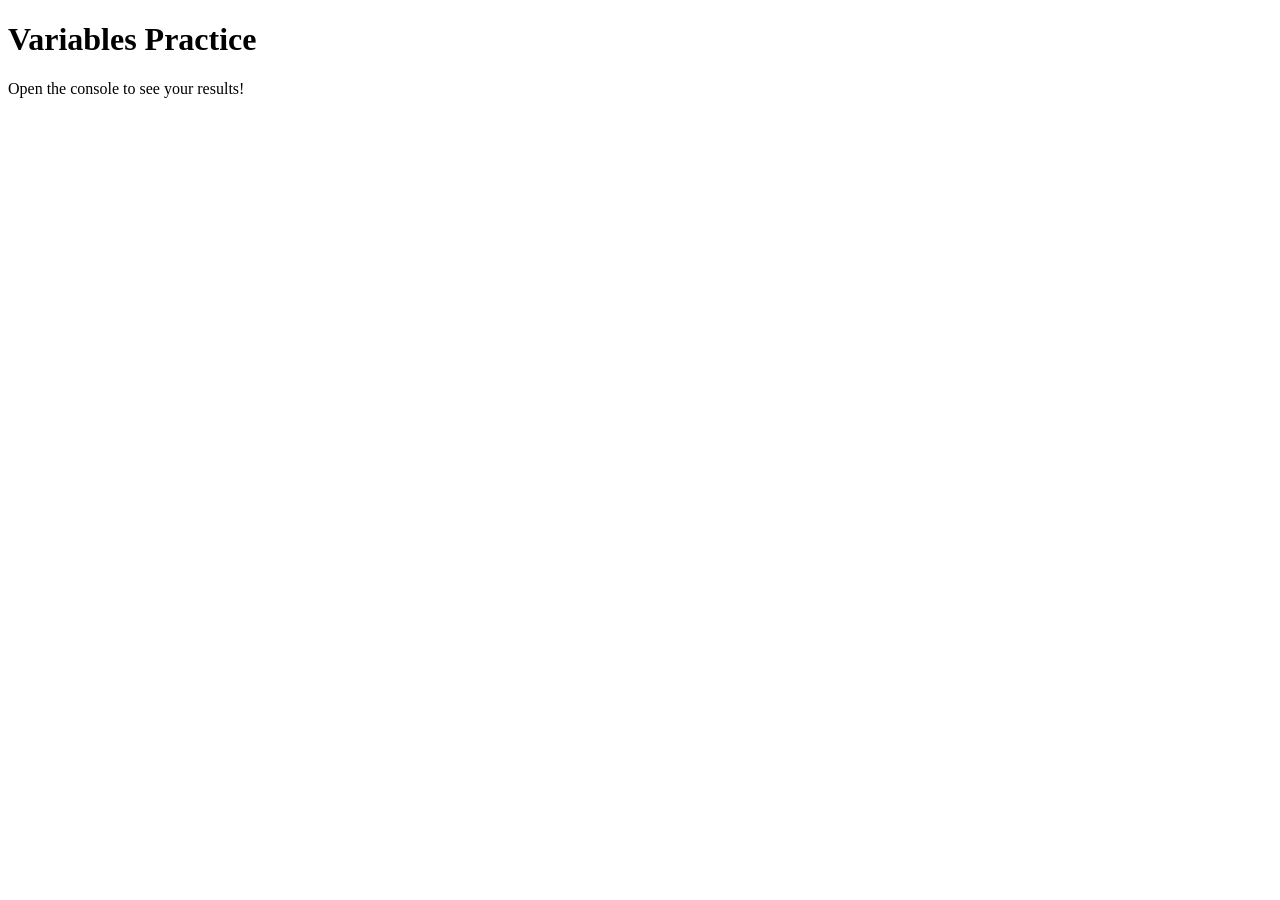
<file: excercises/index.html>
<!DOCTYPE html>
<html lang="en">
<head>
  <meta charset="UTF-8">
  <meta name="viewport" content="width=device-width, initial-scale=1.0">
  <title>Variables Practice</title>
</head>
<body>
  <h1>Variables Practice</h1>
  <p>Open the console to see your results!</p>
  
  <script src="scripts/davidex1.js"></script>
</body>
</html>
</file>
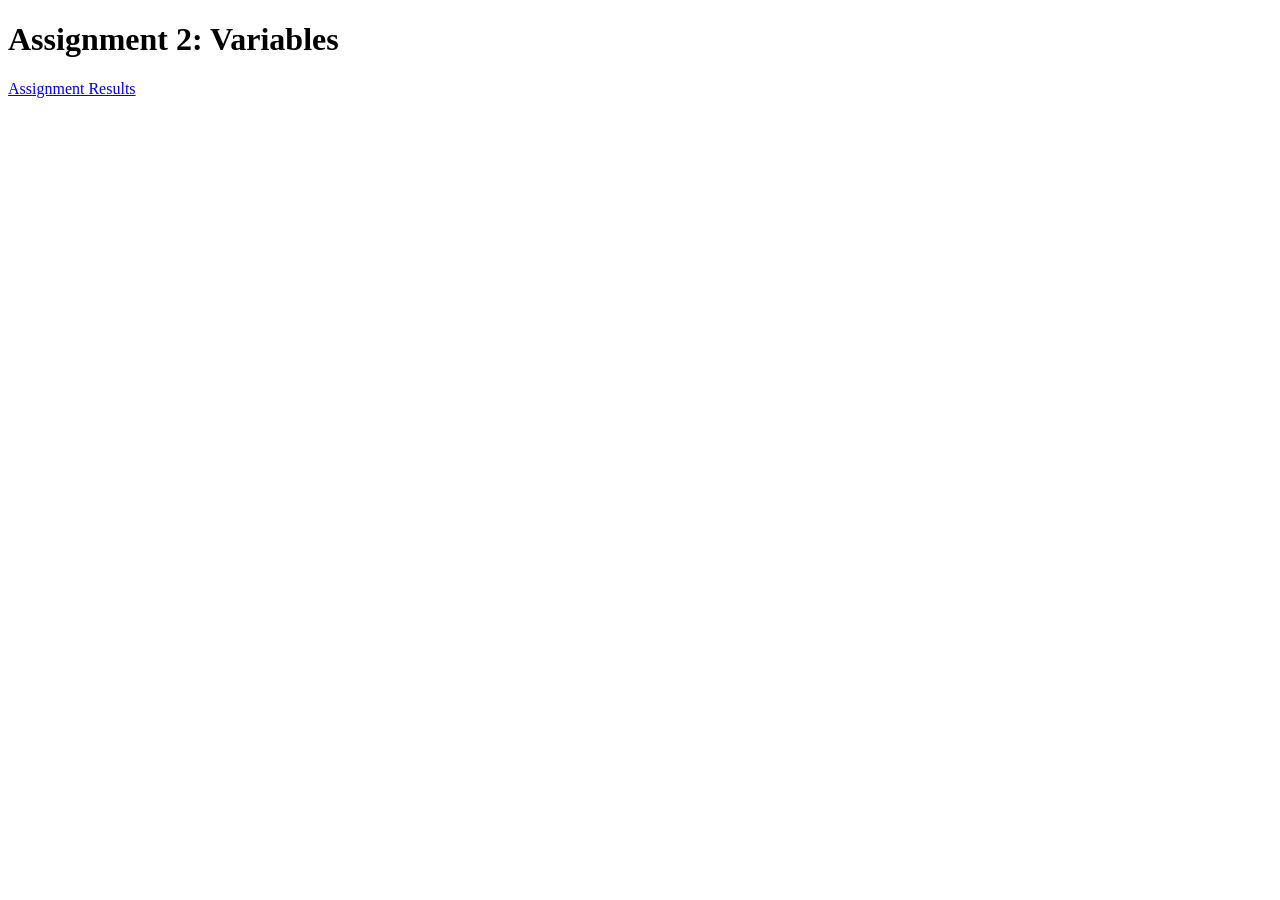
<file: assignments/02-assignment/index.html>
<!DOCTYPE html>
<html lang="en">
<head>
    <meta charset="UTF-8">
    <meta name="viewport" content="width=device-width, initial-scale=1.0">
    <title>Assignment 2 - Variables</title>
</head>
<body>
    <h1>Assignment 2: Variables</h1>
    <p><a href="https://uxid-homework.vercel.app/scorecard?c=69178329-75715675-786-6-65">Assignment Results</a></p>
</body>
</html>
</file>
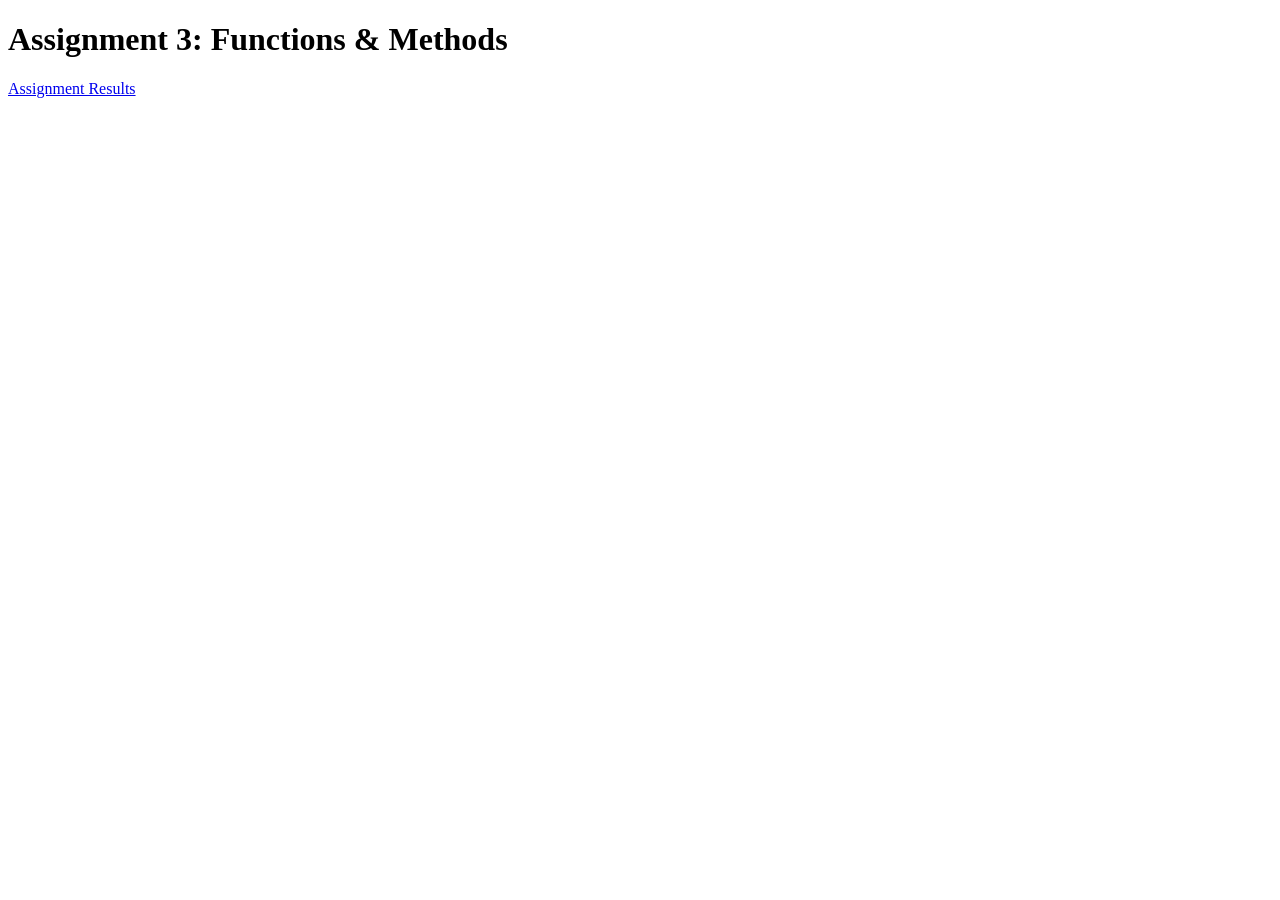
<file: assignments/03-assignment/index.html>
<!DOCTYPE html>
<html lang="en">
<head>
    <meta charset="UTF-8">
    <meta name="viewport" content="width=device-width, initial-scale=1.0">
    <title>Assignment 3 - Functions & Methods</title>
</head>
<body>
    <h1>Assignment 3: Functions & Methods</h1>
    <p><a href="https://uxid-homework.vercel.app/scorecard?c=69178329-75715677-786-7-2">Assignment Results</a></p>
</body>
</html>
</file>
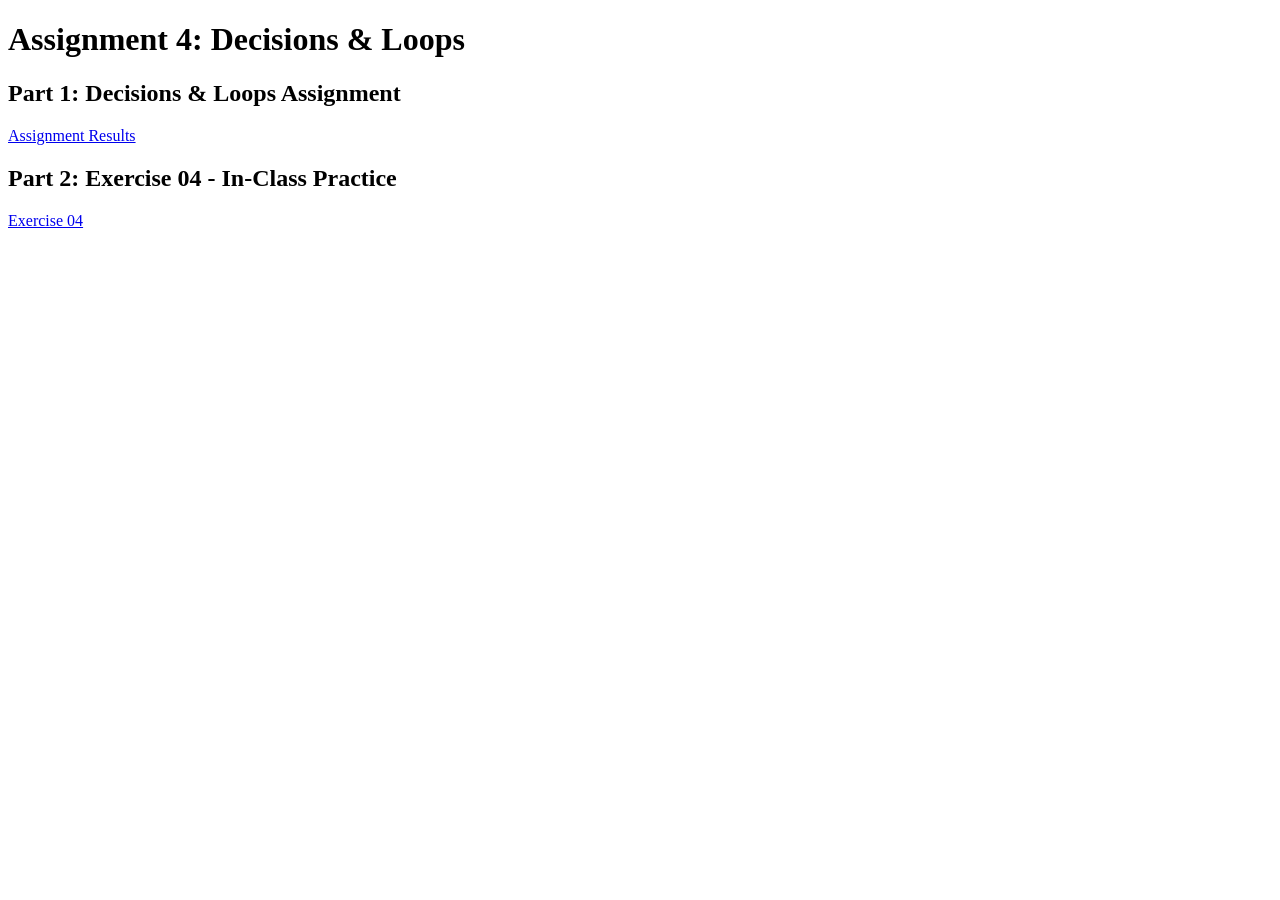
<file: assignments/04-assignment/index.html>
<!DOCTYPE html>
<html lang="en">
  <head>
    <meta charset="UTF-8" />
    <meta name="viewport" content="width=device-width, initial-scale=1.0" />
    <title>Assignment 4 - Decisions & Loops</title>
  </head>
  <body>
    <h1>Assignment 4: Decisions & Loops</h1>

    <h2>Part 1: Decisions & Loops Assignment</h2>
    <p><a href="https://uxid-homework.vercel.app/scorecard?c=69178329-75715765-786-8-65">Assignment Results</a></p>

    <h2>Part 2: Exercise 04 - In-Class Practice</h2>
    <p><a href="../assignments/04-assignment">Exercise 04</a></p>
  </body>
</html>
</file>
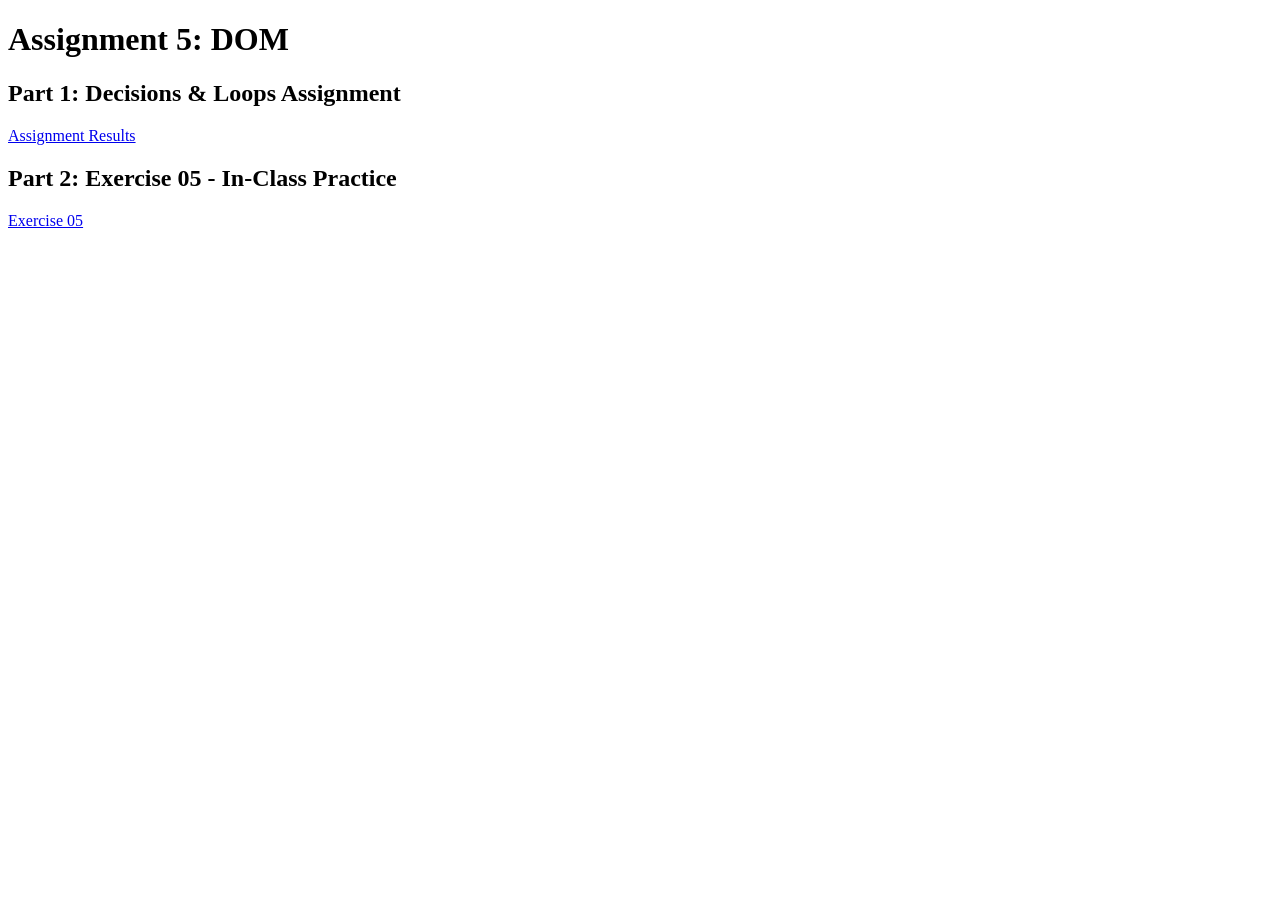
<file: assignments/05-assignment/index.html>
<!DOCTYPE html>
<html lang="en">
  <head>
    <meta charset="UTF-8" />
    <meta name="viewport" content="width=device-width, initial-scale=1.0" />
    <title>Assignment 5 - DOM</title>
  </head>
  <body>
    <h1>Assignment 5: DOM</h1>

    <h2>Part 1: Decisions & Loops Assignment</h2>
    <p><a href="https://uxid-homework.vercel.app/scorecard?c=69178329-75715762-786-9-65">Assignment Results</a></p>

    <h2>Part 2: Exercise 05 - In-Class Practice</h2>
    <p><a href="../exercises/05-exercise/">Exercise 05</a></p>
  </body>
</html>
</file>
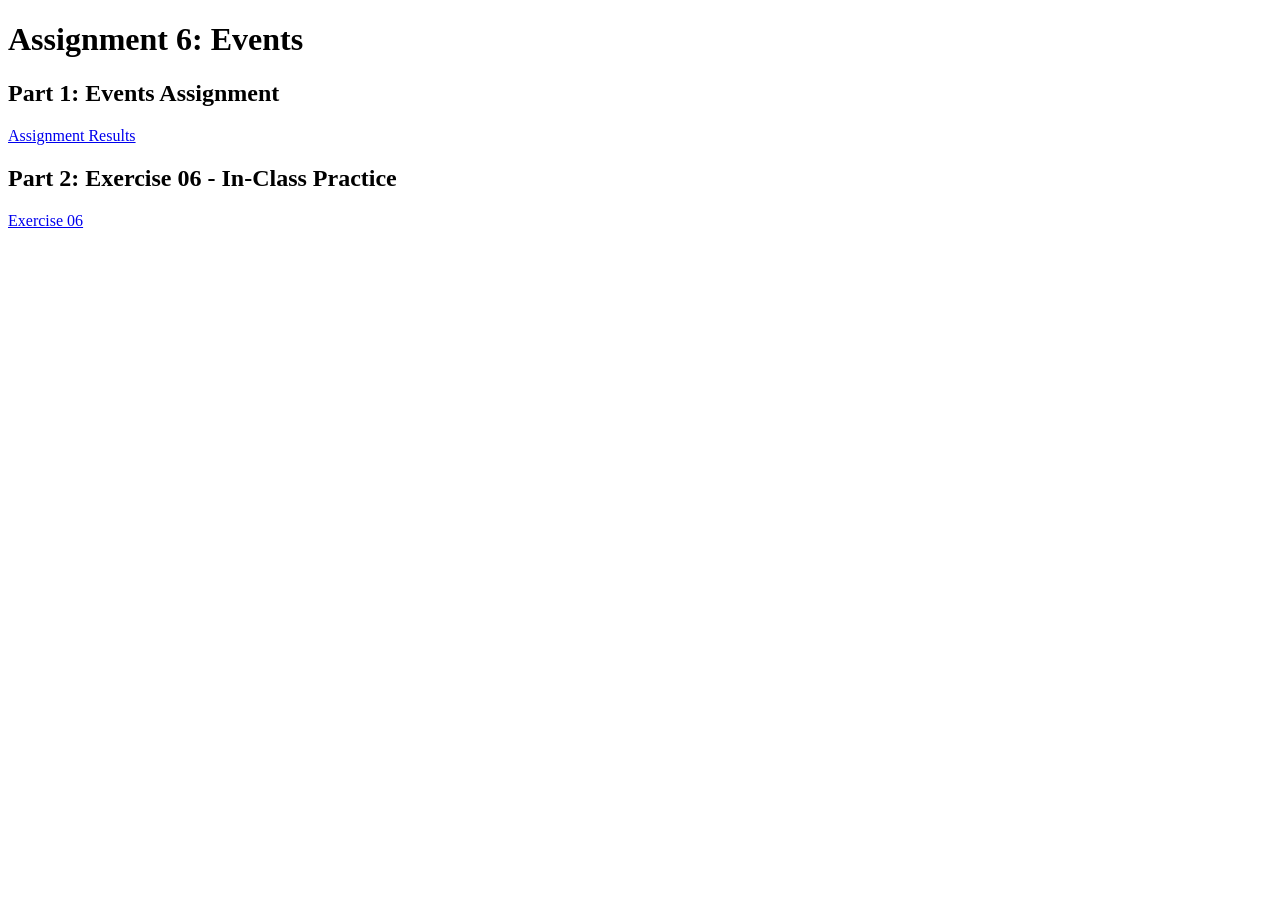
<file: assignments/06-assignment/index.html>
<!DOCTYPE html>
<html lang="en">
  <head>
    <meta charset="UTF-8" />
    <meta name="viewport" content="width=device-width, initial-scale=1.0" />
    <title>Assignment 6 - Events</title>
  </head>
  <body>
    <h1>Assignment 6: Events</h1>

    <h2>Part 1: Events Assignment</h2>
    <p><a href="https://uxid-homework.vercel.app/scorecard?c=69178329-75715778-786-0-65">Assignment Results</a></p>

    <h2>Part 2: Exercise 06 - In-Class Practice</h2>
    <p><a href="../../exercises/06-exercise/">Exercise 06</a></p>
  </body>
</html>
</file>
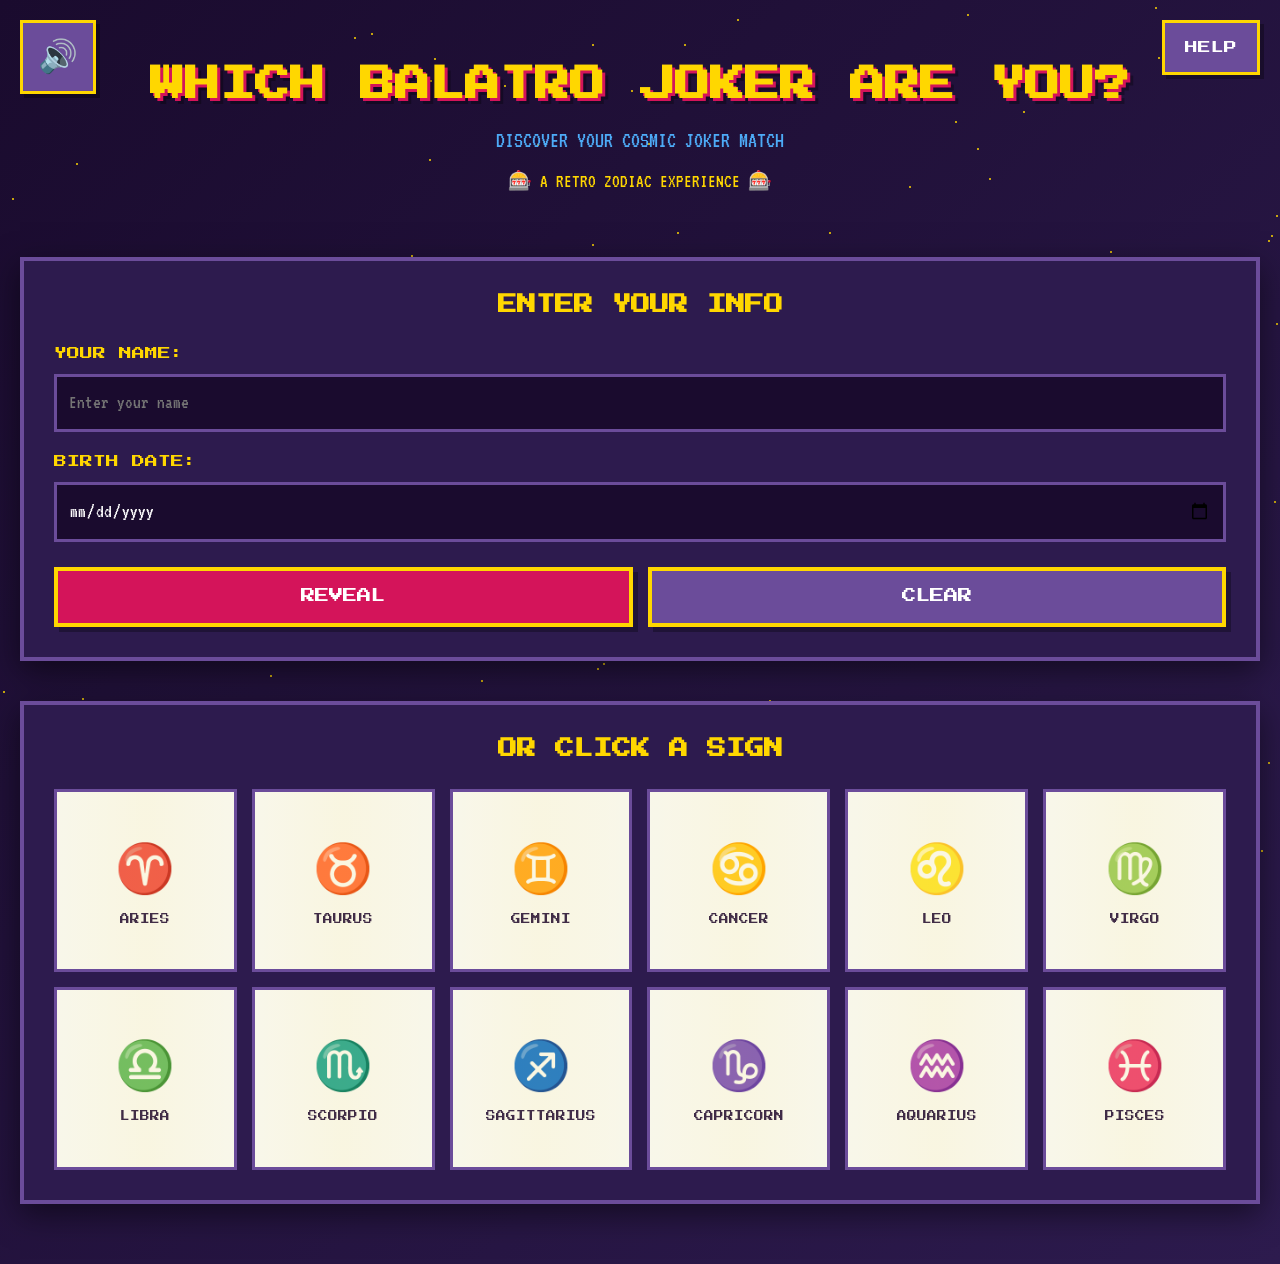
<file: assignments/final/index.html>
<!DOCTYPE html>
<html lang="en">
<head>
    <meta charset="UTF-8">
    <meta name="viewport" content="width=device-width, initial-scale=1.0">
    <meta name="description" content="Discover which Balatro joker matches your zodiac sign in this retro cosmic casino experience">
    <title>Which Balatro Joker Are You? | Cosmic Zodiac Casino</title>
    
    <!-- CSS Reset -->
    <link rel="stylesheet" href="reset.css">
    
    <!-- Main Styles -->
    <link rel="stylesheet" href="style.css">
</head>
<body>
    <!-- Animated Background Stars -->
    <div class="stars"></div>
    
    <!-- Sound Toggle Button -->
    <button id="soundToggle" class="sound-toggle" aria-label="Toggle sound">🔊</button>
    
    <!-- Help Button -->
    <button id="helpBtn" class="help-btn" aria-label="Open help">HELP</button>
    
    <!-- Main Container -->
    <div class="container">
        <!-- Header -->
        <header class="header">
            <h1 class="title">WHICH BALATRO JOKER ARE YOU?</h1>
            <p class="subtitle">DISCOVER YOUR COSMIC JOKER MATCH</p>
            <p style="font-size: 1.2rem; color: var(--accent-gold);">🎰 A RETRO ZODIAC EXPERIENCE 🎰</p>
        </header>
        
        <!-- Main Content Grid -->
        <main class="main-content">
            <!-- Form Section -->
            <section class="form-section" aria-labelledby="form-title">
                <h2 id="form-title" class="form-title">ENTER YOUR INFO</h2>
                
                <form id="zodiacForm" novalidate>
                    <div class="form-group">
                        <label for="name" class="form-label">YOUR NAME:</label>
                        <input 
                            type="text" 
                            id="name" 
                            name="name" 
                            class="form-input" 
                            placeholder="Enter your name"
                            autocomplete="given-name"
                            aria-required="true"
                            aria-describedby="nameError"
                        >
                        <div id="nameError" class="error-message" role="alert"></div>
                    </div>
                    
                    <div class="form-group">
                        <label for="birthdate" class="form-label">BIRTH DATE:</label>
                        <input 
                            type="date" 
                            id="birthdate" 
                            name="birthdate" 
                            class="form-input"
                            aria-required="true"
                            aria-describedby="dateError"
                        >
                        <div id="dateError" class="error-message" role="alert"></div>
                    </div>
                    
                    <div class="button-group">
                        <button type="submit" class="btn">REVEAL</button>
                        <button type="button" id="clearBtn" class="btn btn-secondary">CLEAR</button>
                    </div>
                    
                    <div class="loading" role="status" aria-live="polite">
                        🎰 Calculating your cosmic joker... 🎰
                    </div>
                </form>
            </section>
            
            <!-- Symbols Section -->
            <section class="symbols-section" aria-labelledby="symbols-title">
                <h2 id="symbols-title" class="symbols-title">OR CLICK A SIGN</h2>
                <div class="symbols-grid" role="group" aria-label="Zodiac signs"></div>
            </section>
            
            <!-- Result Section -->
            <section class="result-section" role="region" aria-live="polite" aria-label="Your zodiac result">
                <!-- Result will be here -->
            </section>
        </main>
    </div>
    
    <!-- Help Modal -->
    <div id="helpModal" class="modal" role="dialog" aria-labelledby="modal-title" aria-modal="true">
        <div class="modal-content">
            <div class="modal-header">
                <h2 id="modal-title" class="modal-title">HOW TO PLAY</h2>
                <button id="closeModal" class="close-btn" aria-label="Close help">✕</button>
            </div>
            <div class="modal-body">
                <h3>🎰 Welcome to the Cosmic Casino!</h3>
                <p>This app combines the Western zodiac system with Balatro jokers to reveal your cosmic gaming identity.</p>
                
                <h3>📝 Two Ways to Play:</h3>
                <ul>
                    <li><strong>Method 1 - Form Entry:</strong> Enter your name and birth date, then click "REVEAL" to discover your cosmic joker based on your zodiac sign.</li>
                    <li><strong>Method 2 - Click Symbols:</strong> Click any of the 12 zodiac symbols to instantly view that sign's joker and characteristics.</li>
                </ul>
                
                <h3>🎵 Features:</h3>
                <ul>
                    <li><strong>Unique Sounds:</strong> Each zodiac sign plays its own unique sound effect. Toggle sound on/off with the speaker button (top left).</li>
                    <li><strong>Personalized Results:</strong> When using the form, your result includes your name and formatted birth date.</li>
                    <li><strong>Persistent Storage:</strong> Your name and birth date are saved locally. Click "CLEAR" to reset.</li>
                    <li><strong>Keyboard Accessible:</strong> Tab through elements, press Enter to select, and Escape to close this modal.</li>
                </ul>
                
                <h3>♈ The 12 Cosmic Jokers:</h3>
                <ul>
                    <li>Aries (Mar 21 - Apr 19) → THE JOKER</li>
                    <li>Taurus (Apr 20 - May 20) → BULL</li>
                    <li>Gemini (May 21 - Jun 20) → DUSK</li>
                    <li>Cancer (Jun 21 - Jul 22) → LOYALTY CARD</li>
                    <li>Leo (Jul 23 - Aug 22) → BARON</li>
                    <li>Virgo (Aug 23 - Sep 22) → EVEN STEVEN</li>
                    <li>Libra (Sep 23 - Oct 22) → EQUILIBRIUM</li>
                    <li>Scorpio (Oct 23 - Nov 21) → VAMPIRE</li>
                    <li>Sagittarius (Nov 22 - Dec 21) → SHOOT THE MOON</li>
                    <li>Capricorn (Dec 22 - Jan 19) → BLUEPRINT</li>
                    <li>Aquarius (Jan 20 - Feb 18) → BRAINSTORM</li>
                    <li>Pisces (Feb 19 - Mar 20) → SEEING DOUBLE</li>
                </ul>
                
                <p style="margin-top: 20px; color: var(--accent-gold);">🎲 Good luck at the cosmic casino! May your joker bring you fortune! 🎲</p>
            </div>
        </div>
    </div>
    
    <!-- JavaScript -->
    <script src="scripts/script.js"></script>
</body>
</html>
</file>
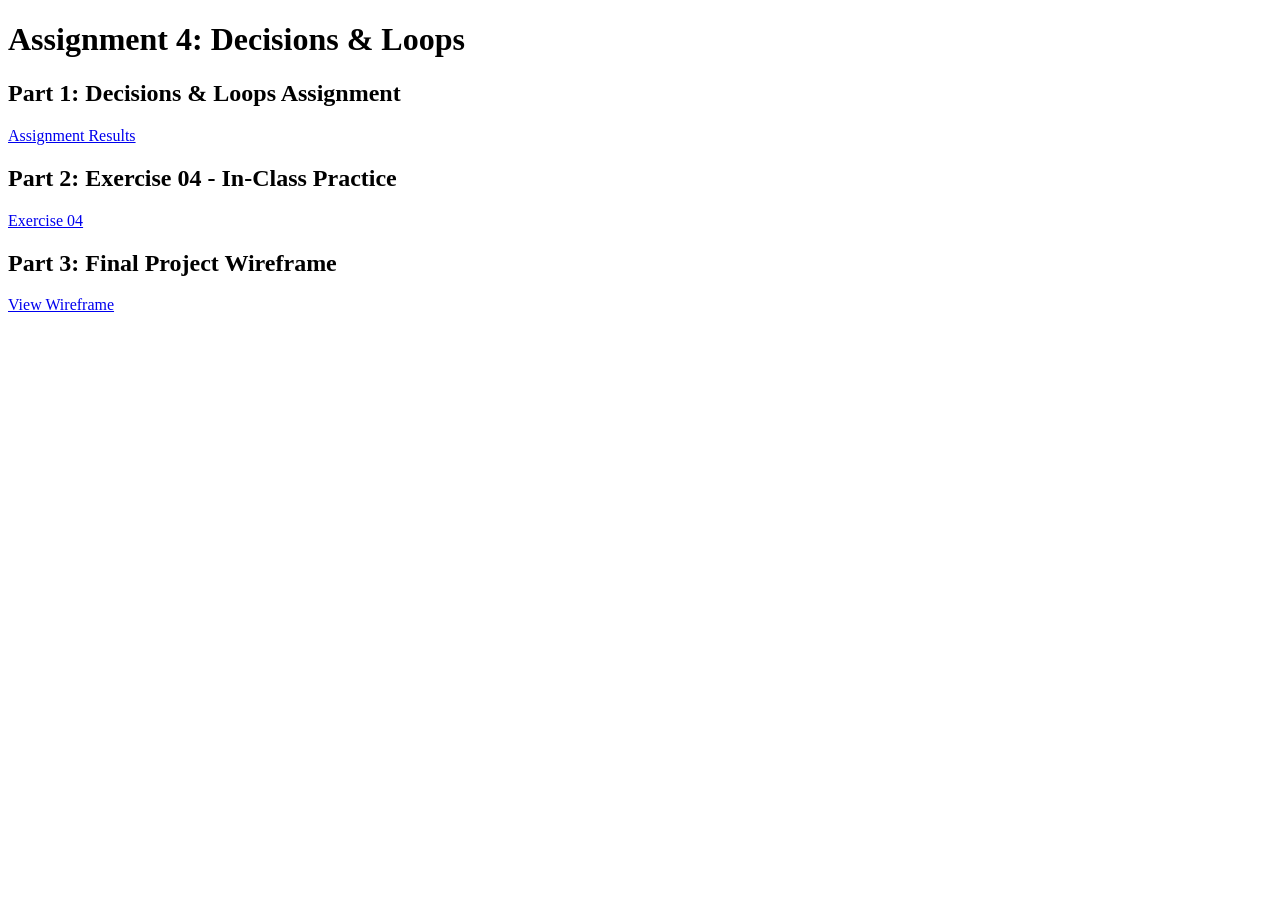
<file: excercises/04-exercise/index.html>
<!DOCTYPE html>
<html lang="en">
  <head>
    <meta charset="UTF-8" />
    <meta name="viewport" content="width=device-width, initial-scale=1.0" />
    <title>Assignment 4 - Decisions & Loops</title>
    <script src="../04-exercise/Davidex4.js"></script>
  </head>
  <body>
    <h1>Assignment 4: Decisions & Loops</h1>

    <h2>Part 1: Decisions & Loops Assignment</h2>
    <p><a href="YOUR_CONFIRMATION_URL_HERE">Assignment Results</a></p>

    <h2>Part 2: Exercise 04 - In-Class Practice</h2>
    <p><a href="../04-exercise/Davidex4.js">Exercise 04</a></p>
    <h2>Part 3: Final Project Wireframe</h2>
    <p><a href="path-to-image-or-file.png">View Wireframe</a></p>
  </body>
</html>
</file>
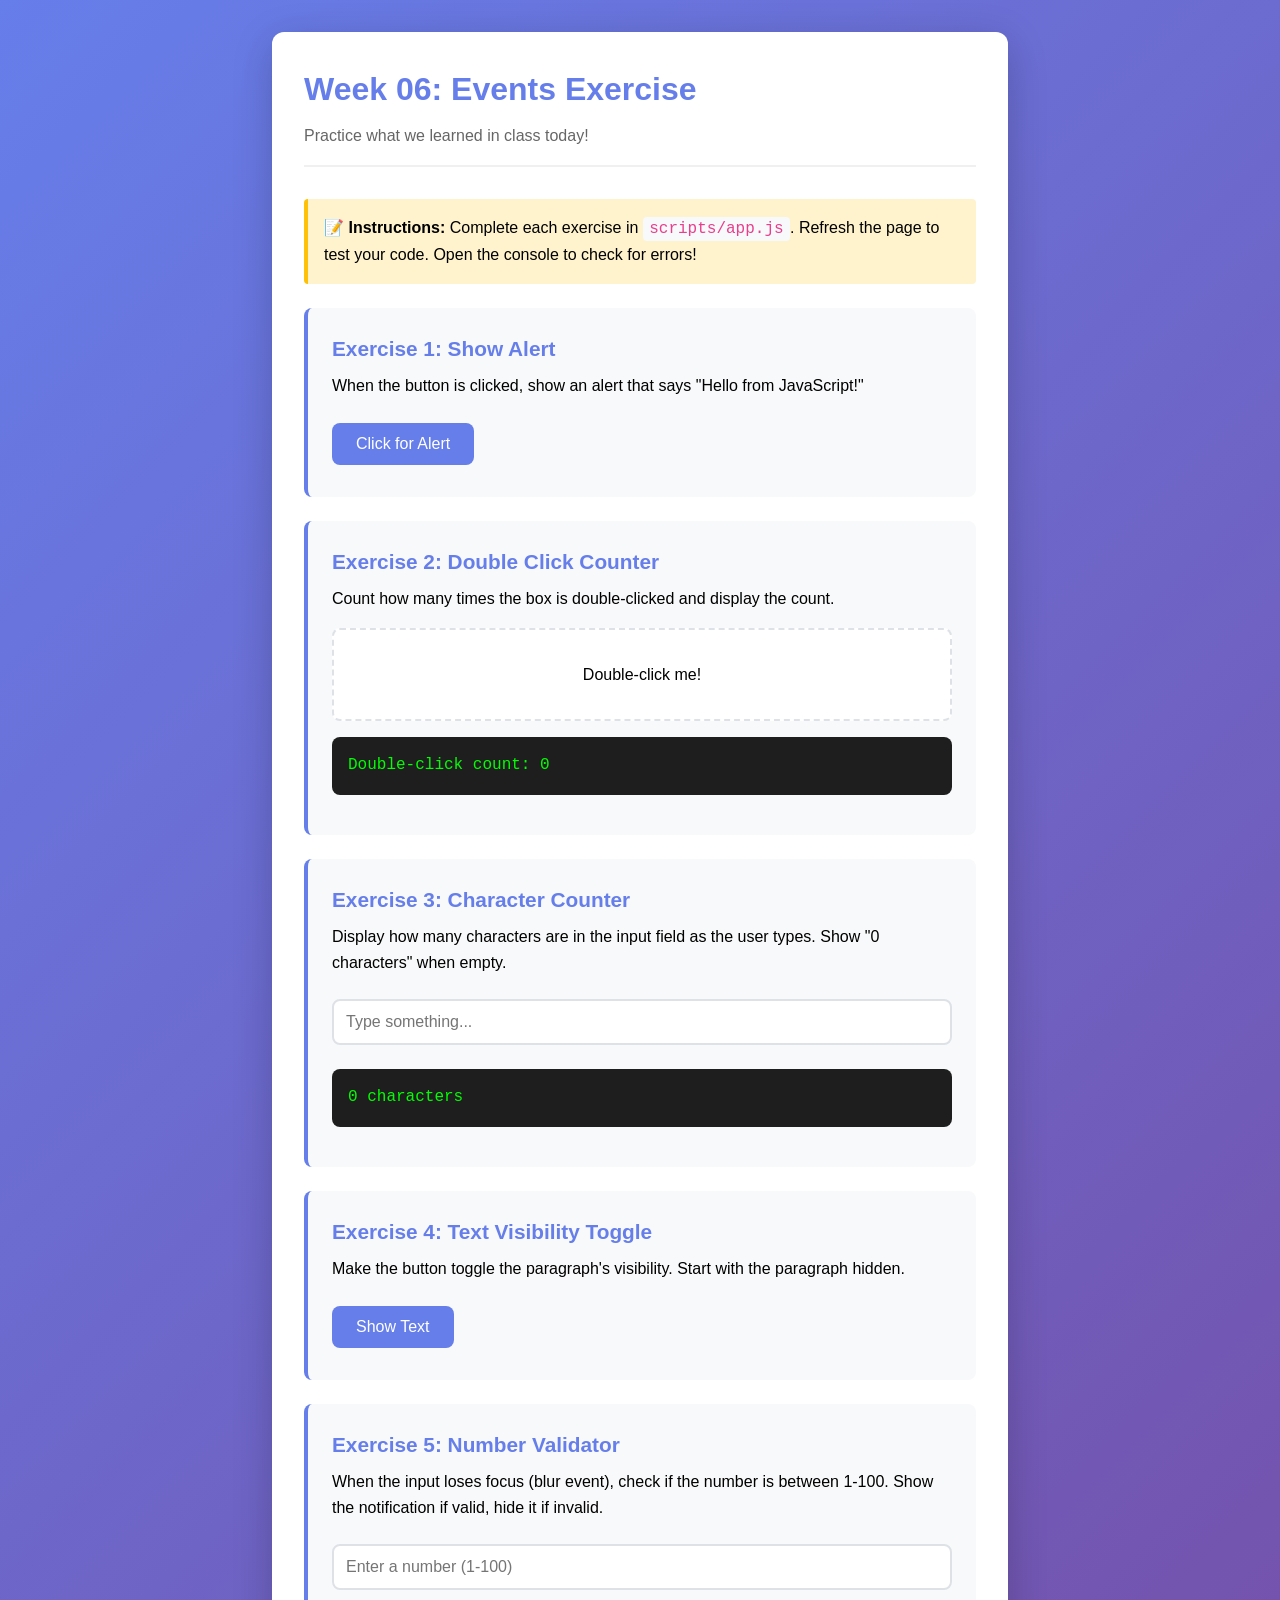
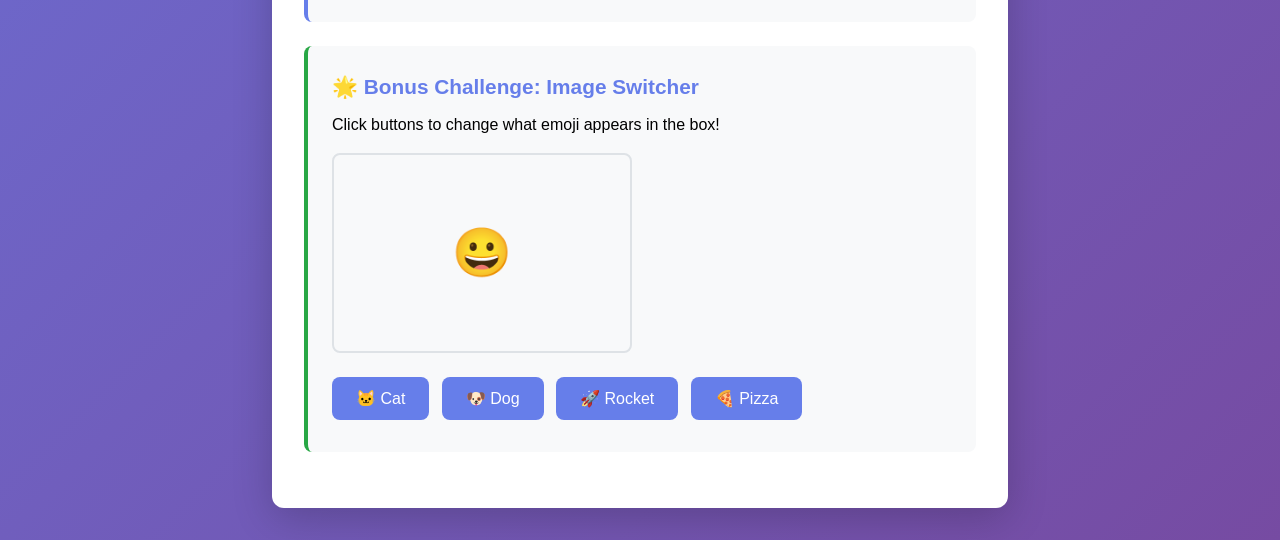
<file: excercises/06-exercise/index.html>
<!DOCTYPE html>
<html lang="en">
<head>
  <meta charset="UTF-8">
  <meta name="viewport" content="width=device-width, initial-scale=1.0">
  <title>Week 06: Events - In-Class Exercise</title>
  <style>
    * {
      margin: 0;
      padding: 0;
      box-sizing: border-box;
    }

    body {
      font-family: -apple-system, BlinkMacSystemFont, 'Segoe UI', Roboto, Oxygen, Ubuntu, sans-serif;
      line-height: 1.6;
      padding: 2rem;
      max-width: 800px;
      margin: 0 auto;
      background: linear-gradient(135deg, #667eea 0%, #764ba2 100%);
      min-height: 100vh;
    }

    .container {
      background: white;
      padding: 2rem;
      border-radius: 12px;
      box-shadow: 0 10px 40px rgba(0,0,0,0.2);
    }

    h1 {
      color: #667eea;
      margin-bottom: 0.5rem;
    }

    .subtitle {
      color: #666;
      margin-bottom: 2rem;
      padding-bottom: 1rem;
      border-bottom: 2px solid #f0f0f0;
    }

    .exercise {
      background: #f8f9fa;
      padding: 1.5rem;
      margin: 1.5rem 0;
      border-radius: 8px;
      border-left: 4px solid #667eea;
    }

    .exercise h2 {
      color: #667eea;
      font-size: 1.3rem;
      margin-bottom: 0.5rem;
    }

    .exercise-content {
      margin-top: 1rem;
    }

    button {
      background: #667eea;
      color: white;
      border: none;
      padding: 0.75rem 1.5rem;
      font-size: 1rem;
      border-radius: 8px;
      cursor: pointer;
      transition: all 0.3s ease;
      margin: 0.5rem 0.5rem 0.5rem 0;
    }

    button:hover {
      background: #5568d3;
      transform: translateY(-2px);
      box-shadow: 0 4px 8px rgba(102, 126, 234, 0.3);
    }

    input[type="text"],
    input[type="number"] {
      width: 100%;
      padding: 0.75rem;
      border: 2px solid #dee2e6;
      border-radius: 8px;
      font-size: 1rem;
      margin: 0.5rem 0;
    }

    input:focus {
      outline: none;
      border-color: #667eea;
    }

    .demo-box {
      background: white;
      border: 2px dashed #dee2e6;
      padding: 2rem;
      border-radius: 8px;
      margin: 1rem 0;
      text-align: center;
      transition: all 0.3s ease;
      cursor: pointer;
    }

    .output {
      background: #1e1e1e;
      color: #00ff00;
      padding: 1rem;
      border-radius: 8px;
      margin: 1rem 0;
      font-family: 'Courier New', monospace;
      min-height: 50px;
    }

    .instructions {
      background: #fff3cd;
      border-left: 4px solid #ffc107;
      padding: 1rem;
      margin: 1rem 0;
      border-radius: 4px;
    }

    code {
      background: #f8f9fa;
      padding: 0.2rem 0.4rem;
      border-radius: 4px;
      font-family: 'Courier New', monospace;
      color: #e83e8c;
    }

    .image-display {
      width: 300px;
      height: 200px;
      border: 2px solid #dee2e6;
      border-radius: 8px;
      margin: 1rem 0;
      display: flex;
      align-items: center;
      justify-content: center;
      background: #f8f9fa;
      font-size: 3rem;
    }

    .notification {
      background: #d4edda;
      border: 2px solid #28a745;
      color: #155724;
      padding: 1rem;
      border-radius: 8px;
      margin: 1rem 0;
      display: none;
    }

    ul {
      list-style: none;
      padding: 0;
    }

    li {
      background: white;
      padding: 0.75rem;
      margin: 0.5rem 0;
      border-radius: 8px;
      border-left: 4px solid #667eea;
    }
  </style>
</head>
<body>
  <div class="container">
    <h1>Week 06: Events Exercise</h1>
    <p class="subtitle">Practice what we learned in class today!</p>

    <div class="instructions">
      <strong>📝 Instructions:</strong> Complete each exercise in <code>scripts/app.js</code>. 
      Refresh the page to test your code. Open the console to check for errors!
    </div>

    <!-- Exercise 1: Button Alert -->
    <div class="exercise">
      <h2>Exercise 1: Show Alert</h2>
      <p>When the button is clicked, show an alert that says "Hello from JavaScript!"</p>
      <div class="exercise-content">
        <button id="alert-btn">Click for Alert</button>
      </div>
    </div>

    <!-- Exercise 2: Double Click -->
    <div class="exercise">
      <h2>Exercise 2: Double Click Counter</h2>
      <p>Count how many times the box is double-clicked and display the count.</p>
      <div class="exercise-content">
        <div id="dblclick-box" class="demo-box">
          Double-click me!
        </div>
        <div id="dblclick-output" class="output">Double-click count: 0</div>
      </div>
    </div>

    <!-- Exercise 3: Input Character Counter -->
    <div class="exercise">
      <h2>Exercise 3: Character Counter</h2>
      <p>Display how many characters are in the input field as the user types. Show "0 characters" when empty.</p>
      <div class="exercise-content">
        <input type="text" id="char-input" placeholder="Type something...">
        <div id="char-output" class="output">0 characters</div>
      </div>
    </div>

    <!-- Exercise 4: Button Toggle -->
    <div class="exercise">
      <h2>Exercise 4: Text Visibility Toggle</h2>
      <p>Make the button toggle the paragraph's visibility. Start with the paragraph hidden.</p>
      <div class="exercise-content">
        <button id="toggle-btn">Show Text</button>
        <p id="toggle-text" style="display: none; margin-top: 1rem; padding: 1rem; background: white; border-radius: 8px;">
          🎉 Surprise! You found the hidden text!
        </p>
      </div>
    </div>

    <!-- Exercise 5: Number Input Validator -->
    <div class="exercise">
      <h2>Exercise 5: Number Validator</h2>
      <p>When the input loses focus (blur event), check if the number is between 1-100. 
         Show the notification if valid, hide it if invalid.</p>
      <div class="exercise-content">
        <input type="number" id="number-input" placeholder="Enter a number (1-100)">
        <div id="valid-notification" class="notification">
          ✓ Valid number!
        </div>
      </div>
    </div>

    <!-- Bonus Challenge -->
    <div class="exercise" style="border-left-color: #28a745;">
      <h2>🌟 Bonus Challenge: Image Switcher</h2>
      <p>Click buttons to change what emoji appears in the box!</p>
      <div class="exercise-content">
        <div id="emoji-display" class="image-display">😀</div>
        <div>
          <button id="emoji-cat">🐱 Cat</button>
          <button id="emoji-dog">🐶 Dog</button>
          <button id="emoji-rocket">🚀 Rocket</button>
          <button id="emoji-pizza">🍕 Pizza</button>
        </div>
      </div>
    </div>

  </div>

  <script src="scripts/app.js"></script>
</body>
</html>
</file>
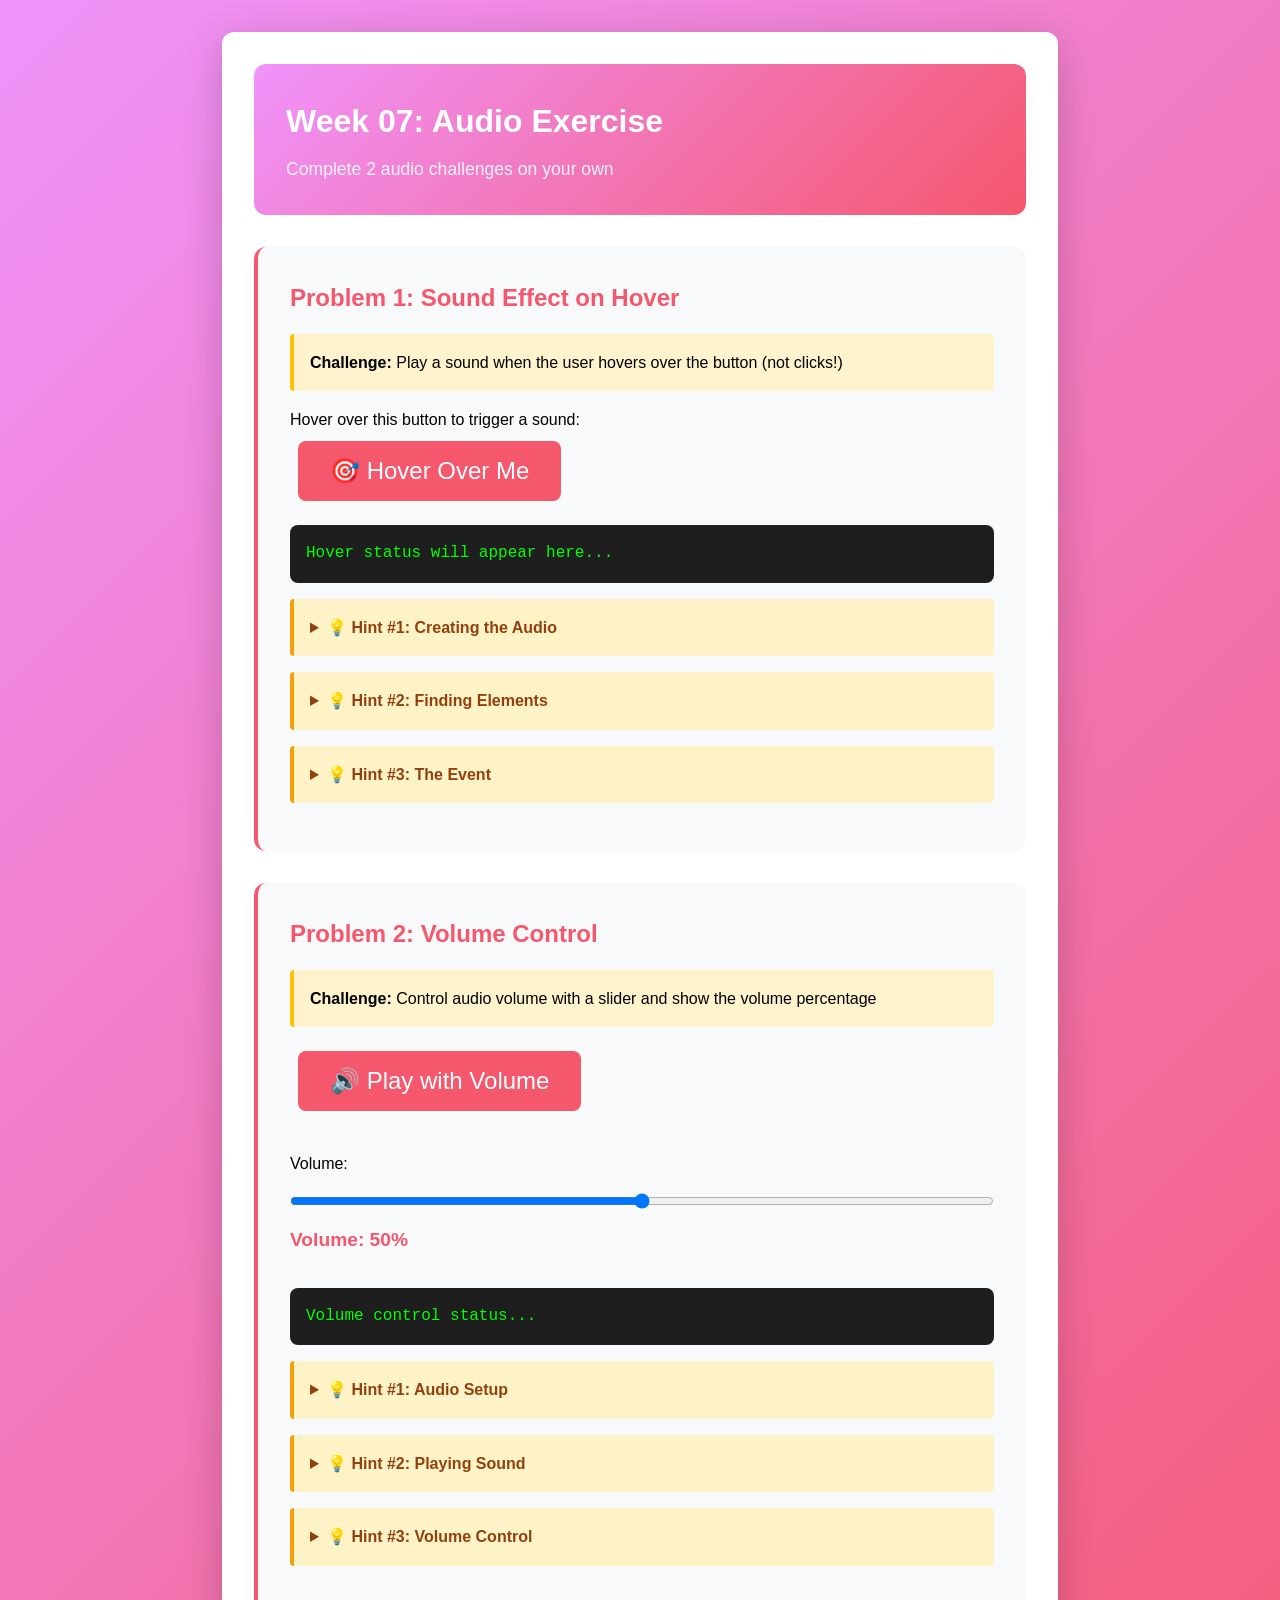
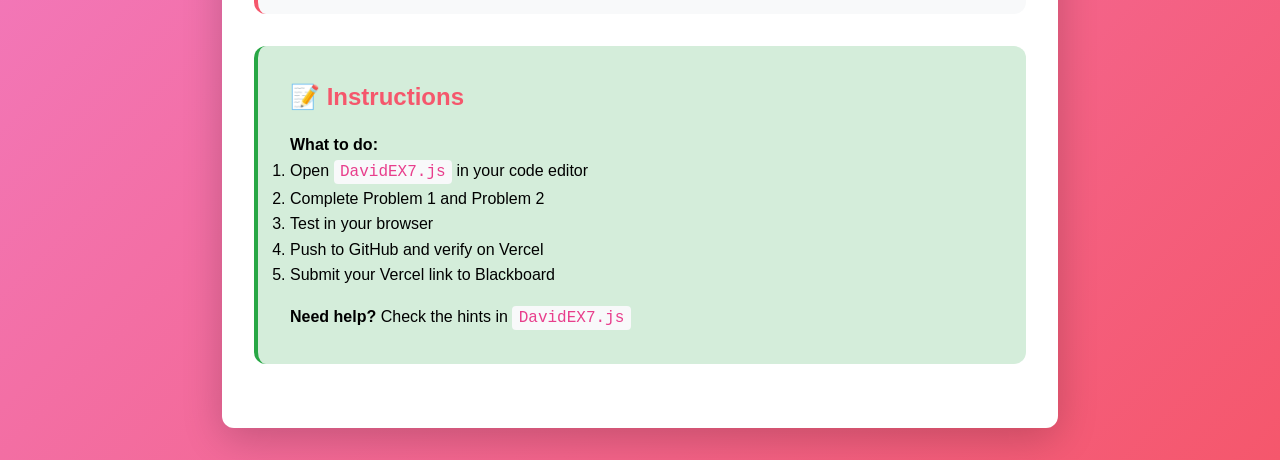
<file: excercises/07-audio/index.html>
<!DOCTYPE html>
<html lang="en">
<head>
  <meta charset="UTF-8">
  <meta name="viewport" content="width=device-width, initial-scale=1.0">
  <title>Week 07: Audio Exercise</title>
  <style>
    * {
      margin: 0;
      padding: 0;
      box-sizing: border-box;
    }

    body {
      font-family: -apple-system, BlinkMacSystemFont, 'Segoe UI', Roboto, Oxygen, Ubuntu, sans-serif;
      line-height: 1.6;
      padding: 2rem;
      max-width: 900px;
      margin: 0 auto;
      background: linear-gradient(135deg, #f093fb 0%, #f5576c 100%);
      min-height: 100vh;
    }

    .container {
      background: white;
      padding: 2rem;
      border-radius: 12px;
      box-shadow: 0 10px 40px rgba(0,0,0,0.2);
    }

    header {
      background: linear-gradient(135deg, #f093fb 0%, #f5576c 100%);
      color: white;
      padding: 2rem;
      border-radius: 12px;
      margin-bottom: 2rem;
    }

    h1 {
      margin-bottom: 0.5rem;
    }

    .subtitle {
      opacity: 0.9;
      font-size: 1.1rem;
    }

    section {
      background: #f8f9fa;
      padding: 2rem;
      margin: 2rem 0;
      border-radius: 12px;
      border-left: 4px solid #f5576c;
    }

    h2 {
      color: #f5576c;
      margin-bottom: 1rem;
    }

    button {
      background: #f5576c;
      color: white;
      border: none;
      padding: 1rem 2rem;
      font-size: 1.1rem;
      border-radius: 8px;
      cursor: pointer;
      transition: all 0.3s ease;
      margin: 0.5rem;
    }

    button:hover {
      background: #e04560;
      transform: translateY(-2px);
      box-shadow: 0 4px 8px rgba(245, 87, 108, 0.3);
    }

    .sound-button {
      min-width: 180px;
      font-size: 1.5rem;
    }

    .button-grid {
      display: grid;
      grid-template-columns: repeat(auto-fit, minmax(180px, 1fr));
      gap: 1rem;
      margin: 1rem 0;
    }

    .status {
      background: #1e1e1e;
      color: #00ff00;
      padding: 1rem;
      border-radius: 8px;
      margin: 1rem 0;
      font-family: 'Courier New', monospace;
      min-height: 40px;
    }

    code {
      background: #f8f9fa;
      padding: 0.2rem 0.4rem;
      border-radius: 4px;
      font-family: 'Courier New', monospace;
      color: #e83e8c;
    }

    .instruction {
      background: #fff3cd;
      border-left: 4px solid #ffc107;
      padding: 1rem;
      margin: 1rem 0;
      border-radius: 4px;
    }

    #volume-slider {
      width: 100%;
      margin: 1rem 0;
    }

    #volume-display {
      font-size: 1.2rem;
      font-weight: bold;
      color: #f5576c;
    }
  </style>
</head>
<body>
  <div class="container">
    <header>
      <h1>Week 07: Audio Exercise</h1>
      <p class="subtitle">Complete 2 audio challenges on your own</p>
    </header>

    <!-- Problem 1 -->
    <section>
      <h2>Problem 1: Sound Effect on Hover</h2>
      <p class="instruction">
        <strong>Challenge:</strong> Play a sound when the user hovers over the button (not clicks!)
      </p>
      <p>Hover over this button to trigger a sound:</p>
      <button id="hover-btn" class="sound-button">🎯 Hover Over Me</button>
      <div id="hover-status" class="status">Hover status will appear here...</div>
      
      <details style="background: #fef3c7; border-left: 4px solid #f59e0b; padding: 1rem; margin: 1rem 0; border-radius: 4px;">
        <summary style="cursor: pointer; font-weight: 600; color: #92400e;">💡 Hint #1: Creating the Audio</summary>
        <p>Create an Audio object: <code>const hoverSound = new Audio('sounds/hover.mp3');</code></p>
      </details>
      
      <details style="background: #fef3c7; border-left: 4px solid #f59e0b; padding: 1rem; margin: 1rem 0; border-radius: 4px;">
        <summary style="cursor: pointer; font-weight: 600; color: #92400e;">💡 Hint #2: Finding Elements</summary>
        <p>Select the button: <code>const hoverBtn = document.querySelector('#hover-btn');</code></p>
        <p>Select the status: <code>const hoverStatus = document.querySelector('#hover-status');</code></p>
      </details>
      
      <details style="background: #fef3c7; border-left: 4px solid #f59e0b; padding: 1rem; margin: 1rem 0; border-radius: 4px;">
        <summary style="cursor: pointer; font-weight: 600; color: #92400e;">💡 Hint #3: The Event</summary>
        <p>Use <code>'mouseenter'</code> event (not 'click'!)</p>
        <p>Play sound and update text when hovering</p>
      </details>
    </section>

    <!-- Problem 2 -->
    <section>
      <h2>Problem 2: Volume Control</h2>
      <p class="instruction">
        <strong>Challenge:</strong> Control audio volume with a slider and show the volume percentage
      </p>
      <button id="volume-play-btn" class="sound-button">🔊 Play with Volume</button>
      
      <div style="margin: 2rem 0;">
        <label for="volume-slider">Volume:</label>
        <input type="range" id="volume-slider" min="0" max="100" value="50">
        <p id="volume-display">Volume: 50%</p>
      </div>

      <div id="volume-status" class="status">Volume control status...</div>
      
      <details style="background: #fef3c7; border-left: 4px solid #f59e0b; padding: 1rem; margin: 1rem 0; border-radius: 4px;">
        <summary style="cursor: pointer; font-weight: 600; color: #92400e;">💡 Hint #1: Audio Setup</summary>
        <p>Create Audio object: <code>const volumeAudio = new Audio('sounds/music.mp3');</code></p>
        <p>Find all elements: button, slider, display, status</p>
      </details>
      
      <details style="background: #fef3c7; border-left: 4px solid #f59e0b; padding: 1rem; margin: 1rem 0; border-radius: 4px;">
        <summary style="cursor: pointer; font-weight: 600; color: #92400e;">💡 Hint #2: Playing Sound</summary>
        <p>Add click listener to button: <code>volumePlayBtn.addEventListener('click', () => { volumeAudio.play(); });</code></p>
      </details>
      
      <details style="background: #fef3c7; border-left: 4px solid #f59e0b; padding: 1rem; margin: 1rem 0; border-radius: 4px;">
        <summary style="cursor: pointer; font-weight: 600; color: #92400e;">💡 Hint #3: Volume Control</summary>
        <p>Slider values are 0-100, but audio.volume needs 0-1</p>
        <p>Divide by 100: <code>volumeAudio.volume = volumeSlider.value / 100;</code></p>
        <p>Use <code>'input'</code> event on slider to update in real-time</p>
      </details>
    </section>

    <!-- Instructions -->
    <section style="background: #d4edda; border-left-color: #28a745;">
      <h2>📝 Instructions</h2>
      <p><strong>What to do:</strong></p>
      <ol>
        <li>Open <code>DavidEX7.js</code> in your code editor</li>
        <li>Complete Problem 1 and Problem 2</li>
        <li>Test in your browser</li>
        <li>Push to GitHub and verify on Vercel</li>
        <li>Submit your Vercel link to Blackboard</li>
      </ol>
      <p style="margin-top: 1rem;"><strong>Need help?</strong> Check the hints in <code>DavidEX7.js</code></p>
    </section>
  </div>

  <script src="DavidEX7.js"></script>
</body>
</html>
</file>
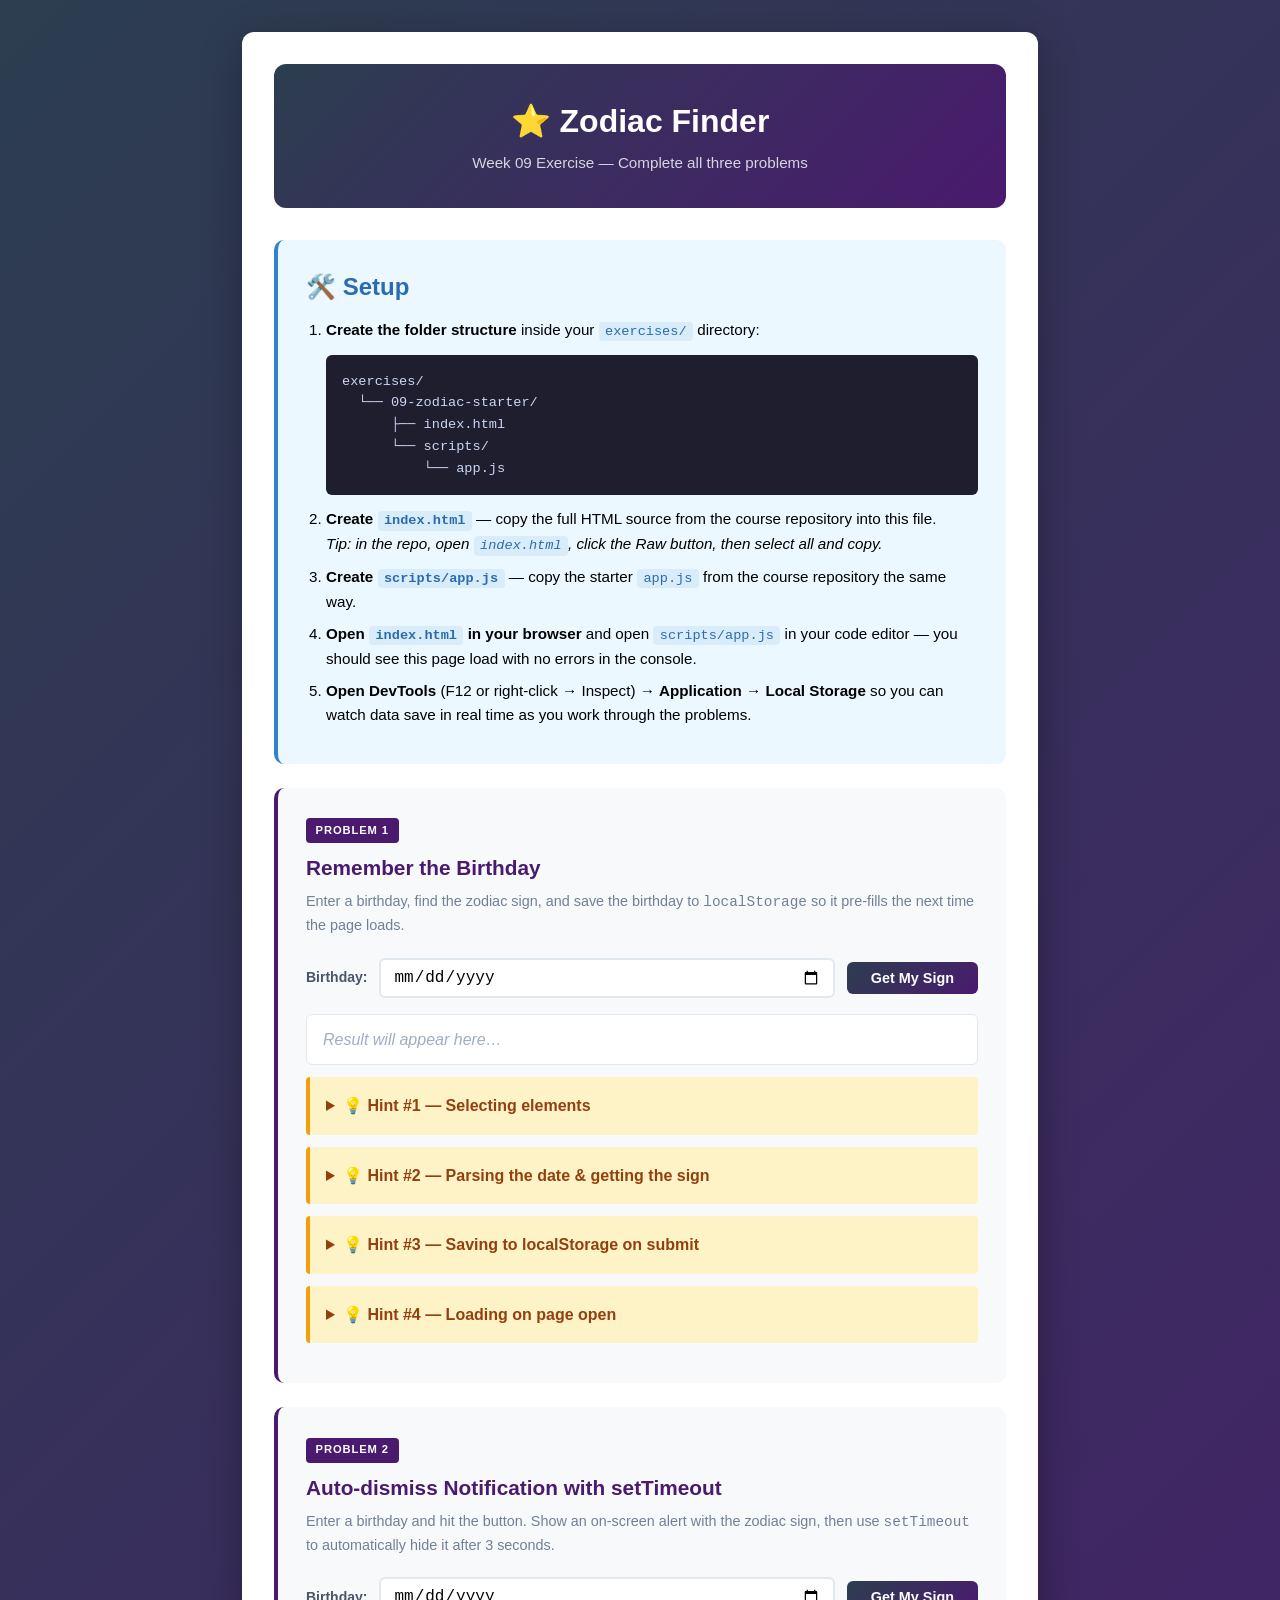
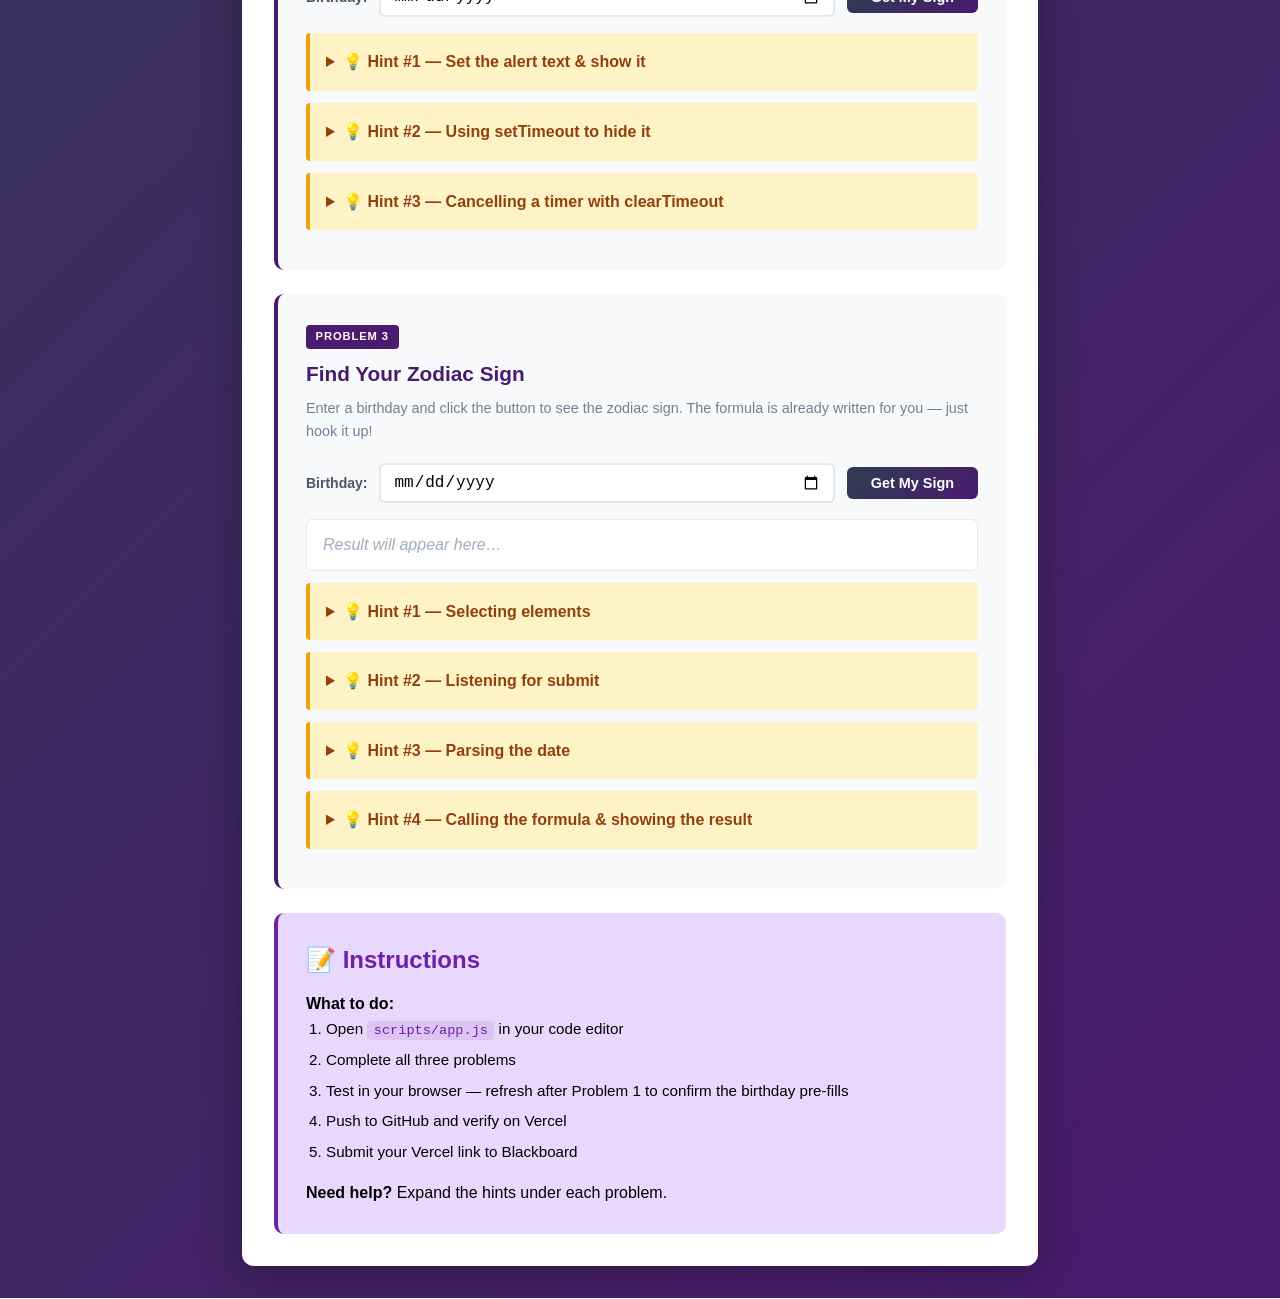
<file: excercises/09-zodiac-starter/index.html>
<!DOCTYPE html>
<html lang="en">
<head>
  <meta charset="UTF-8">
  <meta name="viewport" content="width=device-width, initial-scale=1.0">
  <title>Week 09: Zodiac Starter</title>
  <style>
    * {
      margin: 0;
      padding: 0;
      box-sizing: border-box;
    }

    body {
      font-family: -apple-system, BlinkMacSystemFont, 'Segoe UI', Roboto, Oxygen, Ubuntu, sans-serif;
      line-height: 1.6;
      padding: 2rem;
      max-width: 860px;
      margin: 0 auto;
      background: linear-gradient(135deg, #2c3e50 0%, #4a1a6e 100%);
      min-height: 100vh;
    }

    .container {
      background: white;
      padding: 2rem;
      border-radius: 12px;
      box-shadow: 0 10px 40px rgba(0,0,0,0.3);
    }

    header {
      background: linear-gradient(135deg, #2c3e50 0%, #4a1a6e 100%);
      color: white;
      padding: 2rem;
      border-radius: 12px;
      margin-bottom: 2rem;
      text-align: center;
    }

    header h1 {
      font-size: 2rem;
      margin-bottom: 0.25rem;
    }

    header p {
      opacity: 0.8;
      font-size: 0.95rem;
    }

    /* ── Problem sections ── */
    .problem {
      background: #f8f9fa;
      border-left: 4px solid #4a1a6e;
      border-radius: 10px;
      padding: 1.75rem;
      margin-bottom: 1.5rem;
    }

    .problem-label {
      display: inline-block;
      background: #4a1a6e;
      color: white;
      font-size: 0.7rem;
      font-weight: 700;
      text-transform: uppercase;
      letter-spacing: 0.08em;
      padding: 0.2rem 0.6rem;
      border-radius: 4px;
      margin-bottom: 0.5rem;
    }

    .problem h2 {
      font-size: 1.3rem;
      color: #4a1a6e;
      margin-bottom: 0.4rem;
    }

    .problem > p {
      color: #718096;
      font-size: 0.9rem;
      margin-bottom: 1.25rem;
    }

    /* ── Forms ── */
    form {
      display: flex;
      gap: 0.75rem;
      flex-wrap: wrap;
      align-items: center;
      margin-bottom: 1rem;
    }

    label {
      font-size: 0.875rem;
      font-weight: 600;
      color: #4a5568;
    }

    input[type="date"] {
      padding: 0.5rem 0.75rem;
      border: 2px solid #e2e8f0;
      border-radius: 6px;
      font-size: 1rem;
      flex: 1;
      min-width: 160px;
    }

    input[type="date"]:focus {
      outline: none;
      border-color: #4a1a6e;
    }

    button {
      padding: 0.5rem 1.5rem;
      border: none;
      border-radius: 6px;
      font-size: 0.9rem;
      font-weight: 600;
      cursor: pointer;
      transition: opacity 0.15s;
      background: linear-gradient(135deg, #2c3e50 0%, #4a1a6e 100%);
      color: white;
    }

    button:hover { opacity: 0.85; }

    /* ── Output / badges ── */
    .output {
      background: white;
      border: 1px solid #e2e8f0;
      border-radius: 6px;
      padding: 0.75rem 1rem;
      font-size: 1rem;
      color: #2d3748;
      min-height: 2.5rem;
    }

    .output:empty::before {
      content: 'Result will appear here…';
      color: #a0aec0;
      font-style: italic;
    }

    .badge {
      display: none;
      border-radius: 6px;
      padding: 0.5rem 1rem;
      font-size: 0.875rem;
      font-weight: 600;
      margin-bottom: 1rem;
    }

    .badge-green {
      background: #c6f6d5;
      border: 1px solid #9ae6b4;
      color: #276749;
    }

    .badge-blue {
      background: #bee3f8;
      border: 1px solid #90cdf4;
      color: #2a4a6b;
    }

    /* ── Hints (match week 08 pattern) ── */
    details {
      background: #fef3c7;
      border-left: 4px solid #f59e0b;
      padding: 1rem;
      margin: 0.75rem 0;
      border-radius: 4px;
    }

    details summary {
      cursor: pointer;
      font-weight: 600;
      color: #92400e;
    }

    details p {
      margin-top: 0.5rem;
      color: #78350f !important;
      font-size: 0.9rem !important;
    }

    details code {
      background: rgba(0,0,0,0.07);
      padding: 0.15rem 0.4rem;
      border-radius: 4px;
      font-family: 'Courier New', monospace;
      font-size: 0.85rem;
    }

    /* ── Setup & Instructions blocks ── */
    .setup {
      background: #ebf8ff;
      border-left: 4px solid #3182ce;
      border-radius: 10px;
      padding: 1.75rem;
      margin-bottom: 1.5rem;
    }

    .setup h2 {
      color: #2b6cb0;
      margin-bottom: 0.75rem;
    }

    .setup ol, .setup ul {
      padding-left: 1.25rem;
    }

    .setup li {
      margin-bottom: 0.5rem;
      font-size: 0.95rem;
    }

    .setup code {
      background: rgba(49,130,206,0.1);
      padding: 0.15rem 0.4rem;
      border-radius: 4px;
      font-family: 'Courier New', monospace;
      font-size: 0.85rem;
      color: #2b6cb0;
    }

    .setup pre {
      background: #1e1e2e;
      color: #cdd6f4;
      padding: 1rem;
      border-radius: 6px;
      font-family: 'Courier New', monospace;
      font-size: 0.85rem;
      margin: 0.75rem 0;
      line-height: 1.6;
    }

    .instructions {
      background: #e9d8fd;
      border-left: 4px solid #6b21a8;
      border-radius: 10px;
      padding: 1.75rem;
      margin-top: 1.5rem;
    }

    .instructions h2 {
      color: #6b21a8;
      margin-bottom: 0.75rem;
    }

    .instructions ol {
      padding-left: 1.25rem;
    }

    .instructions li {
      margin-bottom: 0.4rem;
      font-size: 0.95rem;
    }

    .instructions code {
      background: rgba(107,33,168,0.1);
      padding: 0.15rem 0.4rem;
      border-radius: 4px;
      font-family: 'Courier New', monospace;
      font-size: 0.85rem;
      color: #6b21a8;
    }
  </style>
</head>
<body>
  <div class="container">

    <header>
      <h1>⭐ Zodiac Finder</h1>
      <p>Week 09 Exercise — Complete all three problems</p>
    </header>

    <!-- =====================================================
         Setup Instructions
    ====================================================== -->
    <section class="setup">
      <h2>🛠️ Setup</h2>
      <ol>
        <li>
          <strong>Create the folder structure</strong> inside your <code>exercises/</code> directory:
          <pre>exercises/
  └── 09-zodiac-starter/
      ├── index.html
      └── scripts/
          └── app.js</pre>
        </li>
        <li>
          <strong>Create <code>index.html</code></strong> — copy the full HTML source from the course repository into this file.<br>
          <em>Tip: in the repo, open <code>index.html</code>, click the Raw button, then select all and copy.</em>
        </li>
        <li>
          <strong>Create <code>scripts/app.js</code></strong> — copy the starter <code>app.js</code> from the course repository the same way.
        </li>
        <li>
          <strong>Open <code>index.html</code> in your browser</strong> and open <code>scripts/app.js</code> in your code editor — you should see this page load with no errors in the console.
        </li>
        <li>
          <strong>Open DevTools</strong> (F12 or right-click → Inspect) → <strong>Application → Local Storage</strong> so you can watch data save in real time as you work through the problems.
        </li>
      </ol>
    </section>

    <!-- =====================================================
         Problem 1: Remember the Birthday with localStorage
    ====================================================== -->
    <section class="problem">
      <span class="problem-label">Problem 1</span>
      <h2>Remember the Birthday</h2>
      <p>Enter a birthday, find the zodiac sign, and save the birthday to <code>localStorage</code> so it pre-fills the next time the page loads.</p>

      <div id="storage-badge" class="badge badge-green">✅ Loaded your saved birthday!</div>

      <form id="remember-form">
        <label for="birthday2">Birthday:</label>
        <input type="date" id="birthday2" required>
        <button type="submit">Get My Sign</button>
      </form>

      <div class="output" id="remember-output"></div>

      <details>
        <summary>💡 Hint #1 — Selecting elements</summary>
        <p>Select the form, input, output, and badge at the top of your script:</p>
        <p><code>const rememberForm = document.querySelector('#remember-form');</code></p>
        <p><code>const birthday2Input = document.querySelector('#birthday2');</code></p>
        <p><code>const rememberOutput = document.querySelector('#remember-output');</code></p>
        <p><code>const storageBadge = document.querySelector('#storage-badge');</code></p>
      </details>

      <details>
        <summary>💡 Hint #2 — Parsing the date &amp; getting the sign</summary>
        <p>The input's value is a string like <code>"1995-07-14"</code>. Convert it and pull out month + day:</p>
        <p><code>const date = new Date(dateValue);</code></p>
        <p><code>const month = date.getMonth() + 1; // getMonth() starts at 0!</code></p>
        <p><code>const day = date.getDate();</code></p>
        <p>Then call the helper: <code>const sign = getZodiacSign(month, day);</code></p>
      </details>

      <details>
        <summary>💡 Hint #3 — Saving to localStorage on submit</summary>
        <p>Inside your submit handler, after you get the date value, save it:</p>
        <p><code>localStorage.setItem('savedBirthday', dateValue);</code></p>
        <p>Use the raw string value from the input — <em>not</em> a Date object.</p>
      </details>

      <details>
        <summary>💡 Hint #4 — Loading on page open</summary>
        <p>Outside (above) your event listener, check if a value was saved:</p>
        <p><code>const saved = localStorage.getItem('savedBirthday');</code></p>
        <p><code>if (saved) {</code></p>
        <p><code>&nbsp;&nbsp;birthday2Input.value = saved;</code></p>
        <p><code>&nbsp;&nbsp;storageBadge.style.display = 'block';</code></p>
        <p><code>}</code></p>
        <p>To test: submit a birthday, then refresh — the input should pre-fill and the green badge should appear.</p>
      </details>
    </section>

    <!-- =====================================================
         Problem 2: setTimeout — Auto-dismiss Notification
    ====================================================== -->
    <section class="problem">
      <span class="problem-label">Problem 2</span>
      <h2>Auto-dismiss Notification with setTimeout</h2>
      <p>Enter a birthday and hit the button. Show an on-screen alert with the zodiac sign, then use <code>setTimeout</code> to automatically hide it after 3 seconds.</p>

      <form id="timer-form">
        <label for="birthday3">Birthday:</label>
        <input type="date" id="birthday3" required>
        <button type="submit">Get My Sign</button>
      </form>

      <div id="timer-notification" class="badge badge-blue"></div>

      <details>
        <summary>💡 Hint #1 — Set the alert text &amp; show it</summary>
        <p>After you get the sign, write the message into the notification div and make it visible:</p>
        <p><code>timerNotification.textContent = `✨ Your sign is ${sign}! This alert disappears in 3 seconds…`;</code></p>
        <p><code>timerNotification.style.display = 'block';</code></p>
      </details>

      <details>
        <summary>💡 Hint #2 — Using setTimeout to hide it</summary>
        <p><code>setTimeout</code> runs a function after a delay (in milliseconds):</p>
        <p><code>setTimeout(() => {</code></p>
        <p><code>&nbsp;&nbsp;timerNotification.style.display = 'none';</code></p>
        <p><code>}, 3000); // 3000ms = 3 seconds</code></p>
      </details>

      <details>
        <summary>💡 Hint #3 — Cancelling a timer with clearTimeout</summary>
        <p>If the user submits again before 3 seconds are up, cancel the old timer first so it doesn't stack:</p>
        <p><code>let notifTimer; // declared outside the event listener</code></p>
        <p><code>clearTimeout(notifTimer); // cancel any running timer</code></p>
        <p><code>notifTimer = setTimeout(() => { ... }, 3000); // start a fresh one</code></p>
      </details>
    </section>

    <!-- =====================================================
         Problem 3: Find the Zodiac Sign
    ====================================================== -->
    <section class="problem">
      <span class="problem-label">Problem 3</span>
      <h2>Find Your Zodiac Sign</h2>
      <p>Enter a birthday and click the button to see the zodiac sign. The formula is already written for you — just hook it up!</p>

      <form id="zodiac-form">
        <label for="birthday">Birthday:</label>
        <input type="date" id="birthday" required>
        <button type="submit">Get My Sign</button>
      </form>

      <div id="zodiac-success" class="badge badge-green"></div>
      <div class="output" id="zodiac-output"></div>

      <details>
        <summary>💡 Hint #1 — Selecting elements</summary>
        <p>Select the form, the date input, and the output div at the top of your script:</p>
        <p><code>const zodiacForm = document.querySelector('#zodiac-form');</code></p>
        <p><code>const birthdayInput = document.querySelector('#birthday');</code></p>
        <p><code>const zodiacOutput = document.querySelector('#zodiac-output');</code></p>
      </details>

      <details>
        <summary>💡 Hint #2 — Listening for submit</summary>
        <p>Attach a submit listener to the form. The very first line inside must prevent the default page reload:</p>
        <p><code>zodiacForm.addEventListener('submit', (event) => {</code></p>
        <p><code>&nbsp;&nbsp;event.preventDefault();</code></p>
        <p><code>});</code></p>
      </details>

      <details>
        <summary>💡 Hint #3 — Parsing the date</summary>
        <p>The input's value is a string like <code>"1995-07-14"</code>. Convert it and pull out month + day:</p>
        <p><code>const date = new Date(birthdayInput.value);</code></p>
        <p><code>const month = date.getMonth() + 1; // getMonth() starts at 0!</code></p>
        <p><code>const day = date.getDate();</code></p>
      </details>

      <details>
        <summary>💡 Hint #4 — Calling the formula &amp; showing the result</summary>
        <p>The <code>getZodiacSign</code> function is already at the bottom of <code>app.js</code>. Pass it month and day:</p>
        <p><code>const sign = getZodiacSign(month, day);</code></p>
        <p>Then display it:</p>
        <p><code>zodiacOutput.textContent = `Your sign is ${sign}!`;</code></p>
      </details>
    </section>

    <!-- =====================================================
         Instructions
    ====================================================== -->
    <section class="instructions">
      <h2>📝 Instructions</h2>
      <p><strong>What to do:</strong></p>
      <ol>
        <li>Open <code>scripts/app.js</code> in your code editor</li>
        <li>Complete all three problems</li>
        <li>Test in your browser — refresh after Problem 1 to confirm the birthday pre-fills</li>
        <li>Push to GitHub and verify on Vercel</li>
        <li>Submit your Vercel link to Blackboard</li>
      </ol>
      <p style="margin-top: 1rem;"><strong>Need help?</strong> Expand the hints under each problem.</p>
    </section>

  </div>

  <script src="scripts/app.js"></script>
</body>
</html>
</file>
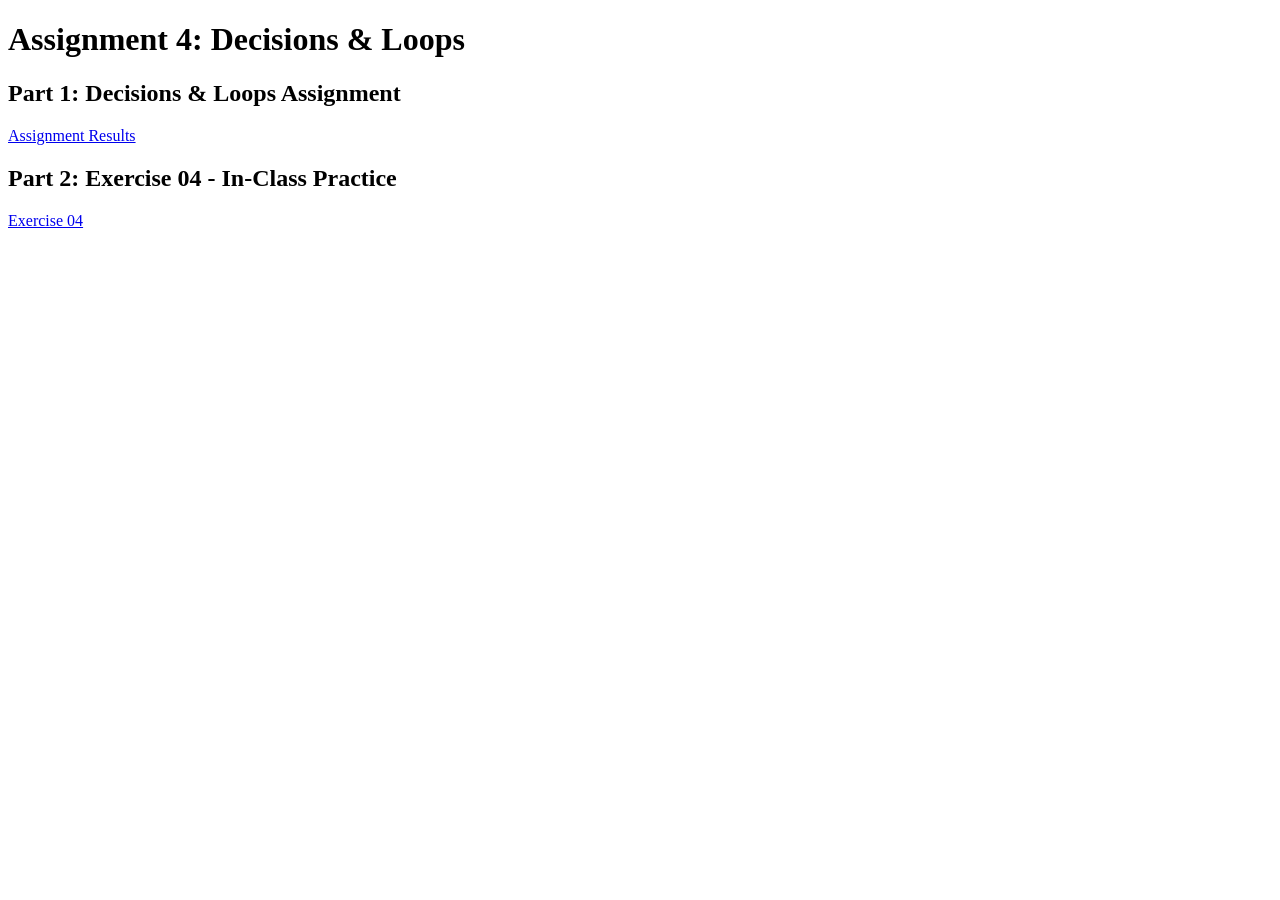
<file: assignments/04-assignment/Untitled-1.html>
<!DOCTYPE html>
<html lang="en">
  <head>
    <meta charset="UTF-8" />
    <meta name="viewport" content="width=device-width, initial-scale=1.0" />
    <title>Assignment 4 - Decisions & Loops</title>
  </head>
  <body>
    <h1>Assignment 4: Decisions & Loops</h1>

    <h2>Part 1: Decisions & Loops Assignment</h2>
    <p><a href="https://uxid-homework.vercel.app/scorecard?c=69178329-75715765-786-8-65">Assignment Results</a></p>

    <h2>Part 2: Exercise 04 - In-Class Practice</h2>
    <p><a href="../04-exercise/Davidex4.js">Exercise 04</a></p>
  </body>
</html>
</file>
<file: assignments/final/style.css>
@import url('https://fonts.googleapis.com/css2?family=Press+Start+2P&family=VT323&display=swap');

:root {
    /* Balatro Color Palette */
    --primary-bg: #1a0b2e;
    --secondary-bg: #2d1b4e;
    --accent-purple: #6b4c9a;
    --accent-gold: #ffd700;
    --accent-red: #d4145a;
    --accent-blue: #4dabf7;
    --card-bg: #f8f9fa;
    --text-light: #ffffff;
    --text-dark: #2d1b4e;
    --border-gold: #ffa500;
    --shadow: rgba(0, 0, 0, 0.5);
    --error-red: #ff4444;
    --success-green: #4caf50;
}

body {
    font-family: 'VT323', monospace;
    background: linear-gradient(135deg, var(--primary-bg) 0%, var(--secondary-bg) 100%);
    color: var(--text-light);
    min-height: 100vh;
    overflow-x: hidden;
    position: relative;
}

/* Animated Background Stars */
.stars {
    position: fixed;
    top: 0;
    left: 0;
    width: 100%;
    height: 100%;
    pointer-events: none;
    z-index: 0;
}

.star {
    position: absolute;
    width: 2px;
    height: 2px;
    background: var(--accent-gold);
    border-radius: 50%;
    animation: twinkle 3s infinite;
}

@keyframes twinkle {
    0%, 100% { opacity: 0.3; }
    50% { opacity: 1; }
}

/* Main Container */
.container {
    max-width: 1280px;
    margin: 0 auto;
    padding: 20px;
    position: relative;
    z-index: 1;
}

/* Header */
.header {
    text-align: center;
    padding: 40px 20px 20px;
}

.title {
    font-family: 'Press Start 2P', cursive;
    font-size: 2.2rem;
    color: var(--accent-gold);
    text-shadow: 
        3px 3px 0px var(--accent-red),
        6px 6px 0px rgba(0,0,0,0.3);
    margin-bottom: 15px;
    animation: pulse 2s ease-in-out infinite;
    line-height: 1.4;
}

@keyframes pulse {
    0%, 100% { transform: scale(1); }
    50% { transform: scale(1.03); }
}

.subtitle {
    font-size: 1.4rem;
    color: var(--accent-blue);
    margin-bottom: 10px;
}

/* Help Button */
.help-btn {
    position: fixed;
    top: 20px;
    right: 20px;
    z-index: 100;
    font-family: 'Press Start 2P', cursive;
    font-size: 0.8rem;
    padding: 15px 20px;
    background: var(--accent-purple);
    border: 3px solid var(--accent-gold);
    color: var(--text-light);
    box-shadow: 4px 4px 0px rgba(0,0,0,0.3);
    transition: all 0.3s ease;
}

.help-btn:hover {
    transform: translate(-2px, -2px);
    box-shadow: 6px 6px 0px rgba(0,0,0,0.4);
    background: var(--accent-red);
}

.help-btn:focus {
    outline: 3px solid var(--accent-gold);
    outline-offset: 3px;
}

/* Sound Toggle Button */
.sound-toggle {
    position: fixed;
    top: 20px;
    left: 20px;
    z-index: 100;
    font-size: 2rem;
    padding: 10px 15px;
    background: var(--accent-purple);
    border: 3px solid var(--accent-gold);
    box-shadow: 4px 4px 0px rgba(0,0,0,0.3);
    transition: all 0.3s ease;
}

.sound-toggle:hover {
    transform: translate(-2px, -2px);
    box-shadow: 6px 6px 0px rgba(0,0,0,0.4);
    background: var(--accent-red);
}

.sound-toggle:focus {
    outline: 3px solid var(--accent-gold);
    outline-offset: 3px;
}

/* Modal */
.modal {
    display: none;
    position: fixed;
    top: 0;
    left: 0;
    width: 100%;
    height: 100%;
    background: rgba(0, 0, 0, 0.8);
    z-index: 1000;
    justify-content: center;
    align-items: center;
    animation: fadeIn 0.3s ease;
}

.modal.active {
    display: flex;
}

.modal-content {
    background: var(--secondary-bg);
    border: 5px solid var(--accent-gold);
    padding: 40px;
    max-width: 700px;
    width: 90%;
    max-height: 80vh;
    overflow-y: auto;
    box-shadow: 0 0 30px var(--accent-gold);
    animation: slideIn 0.4s ease;
}

@keyframes slideIn {
    from {
        opacity: 0;
        transform: translateY(-50px);
    }
    to {
        opacity: 1;
        transform: translateY(0);
    }
}

.modal-header {
    display: flex;
    justify-content: space-between;
    align-items: center;
    margin-bottom: 30px;
}

.modal-title {
    font-family: 'Press Start 2P', cursive;
    font-size: 1.5rem;
    color: var(--accent-gold);
}

.close-btn {
    font-family: 'Press Start 2P', cursive;
    font-size: 1.5rem;
    color: var(--accent-red);
    background: transparent;
    border: none;
    padding: 10px;
    transition: transform 0.2s ease;
}

.close-btn:hover {
    transform: scale(1.2);
}

.close-btn:focus {
    outline: 3px solid var(--accent-gold);
}

.modal-body {
    font-size: 1.2rem;
    line-height: 1.8;
}

.modal-body h3 {
    font-family: 'Press Start 2P', cursive;
    font-size: 1.1rem;
    color: var(--accent-blue);
    margin: 20px 0 10px;
}

.modal-body ul {
    list-style: none;
    margin-left: 20px;
}

.modal-body li {
    margin: 10px 0;
}

.modal-body li:before {
    content: "🎰 ";
}

/* Main Layout */
.main-content {
    display: grid;
    grid-template-columns: 1fr 1fr;
    gap: 40px;
    margin: 40px 0;
}

/* Form Section */
.form-section {
    background: var(--secondary-bg);
    border: 4px solid var(--accent-purple);
    padding: 30px;
    box-shadow: 0 10px 30px var(--shadow);
}

.form-title {
    font-family: 'Press Start 2P', cursive;
    font-size: 1.2rem;
    color: var(--accent-gold);
    margin-bottom: 25px;
    text-align: center;
}

.form-group {
    margin-bottom: 20px;
}

.form-label {
    font-family: 'Press Start 2P', cursive;
    font-size: 0.8rem;
    color: var(--accent-gold);
    display: block;
    margin-bottom: 10px;
}

.form-input {
    width: 100%;
    padding: 12px;
    background: var(--primary-bg);
    border: 3px solid var(--accent-purple);
    color: var(--text-light);
    font-size: 1.2rem;
    transition: all 0.3s ease;
}

.form-input:focus {
    outline: none;
    border-color: var(--accent-gold);
    box-shadow: 0 0 10px var(--accent-gold);
}

.form-input.error {
    border-color: var(--error-red);
}

.error-message {
    color: var(--error-red);
    font-size: 1rem;
    margin-top: 5px;
    display: none;
}

.error-message.active {
    display: block;
}

.button-group {
    display: flex;
    gap: 15px;
    margin-top: 25px;
}

.btn {
    font-family: 'Press Start 2P', cursive;
    font-size: 0.9rem;
    padding: 15px 25px;
    background: var(--accent-red);
    border: 4px solid var(--accent-gold);
    color: var(--text-light);
    box-shadow: 5px 5px 0px rgba(0,0,0,0.3);
    transition: all 0.3s ease;
    flex: 1;
}

.btn:hover {
    transform: translate(-2px, -2px);
    box-shadow: 7px 7px 0px rgba(0,0,0,0.4);
    background: var(--accent-gold);
    color: var(--text-dark);
}

.btn:active {
    transform: translate(0, 0);
    box-shadow: 3px 3px 0px rgba(0,0,0,0.3);
}

.btn:focus {
    outline: 3px solid var(--accent-gold);
    outline-offset: 3px;
}

.btn-secondary {
    background: var(--accent-purple);
}

.btn-secondary:hover {
    background: var(--accent-blue);
}

/* Loading State */
.loading {
    display: none;
    text-align: center;
    margin-top: 20px;
    font-size: 1.1rem;
    color: var(--accent-blue);
}

.loading.active {
    display: block;
    animation: fadeIn 0.3s ease;
}

@keyframes fadeIn {
    from { opacity: 0; }
    to { opacity: 1; }
}

/* Symbols Section */
.symbols-section {
    background: var(--secondary-bg);
    border: 4px solid var(--accent-purple);
    padding: 30px;
    box-shadow: 0 10px 30px var(--shadow);
}

.symbols-title {
    font-family: 'Press Start 2P', cursive;
    font-size: 1.2rem;
    color: var(--accent-gold);
    margin-bottom: 25px;
    text-align: center;
}

.symbols-grid {
    display: grid;
    grid-template-columns: repeat(4, 1fr);
    gap: 15px;
}

.symbol-btn {
    aspect-ratio: 1;
    background: var(--card-bg);
    border: 3px solid var(--accent-purple);
    display: flex;
    flex-direction: column;
    align-items: center;
    justify-content: center;
    gap: 5px;
    transition: all 0.3s ease;
    position: relative;
    overflow: hidden;
}

.symbol-btn:before {
    content: '';
    position: absolute;
    top: -50%;
    left: -50%;
    width: 200%;
    height: 200%;
    background: linear-gradient(
        45deg,
        transparent,
        rgba(255, 215, 0, 0.1),
        transparent
    );
    transform: rotate(45deg);
    transition: all 0.5s ease;
}

.symbol-btn:hover:before {
    left: 100%;
}

.symbol-btn:hover {
    transform: translateY(-5px);
    border-color: var(--accent-gold);
    box-shadow: 0 10px 20px var(--shadow);
}

.symbol-btn:focus {
    outline: 3px solid var(--accent-gold);
    outline-offset: 2px;
}

.symbol-icon {
    font-size: 3rem;
}

.symbol-name {
    font-family: 'Press Start 2P', cursive;
    font-size: 0.6rem;
    color: var(--text-dark);
}

/* Result Section */
.result-section {
    grid-column: 1 / -1;
    background: var(--secondary-bg);
    border: 5px solid var(--accent-gold);
    padding: 40px;
    box-shadow: 
        0 0 30px var(--accent-gold),
        0 20px 40px var(--shadow);
    display: none;
    animation: cardSlideIn 0.8s ease;
    text-align: center;
}

.result-section.active {
    display: block;
}

@keyframes cardSlideIn {
    from {
        opacity: 0;
        transform: translateX(-100%) rotate(-5deg);
    }
    to {
        opacity: 1;
        transform: translateX(0) rotate(0);
    }
}

.result-greeting {
    font-size: 1.5rem;
    color: var(--accent-blue);
    margin-bottom: 15px;
}

.result-title {
    font-family: 'Press Start 2P', cursive;
    font-size: 1.3rem;
    color: var(--accent-gold);
    margin-bottom: 20px;
}

.result-joker {
    font-size: 5rem;
    margin: 20px 0;
}

.result-name {
    font-family: 'Press Start 2P', cursive;
    font-size: 1.8rem;
    color: var(--accent-red);
    margin: 15px 0;
}

.result-zodiac {
    font-size: 1.3rem;
    color: var(--accent-blue);
    margin: 10px 0;
}

.result-dates {
    font-size: 1.2rem;
    color: #ccc;
    margin-bottom: 15px;
}

.result-birthdate {
    font-size: 1.1rem;
    color: var(--accent-gold);
    margin-bottom: 20px;
}

.result-description {
    font-size: 1.3rem;
    line-height: 1.6;
    margin: 20px 0;
    max-width: 800px;
    margin-left: auto;
    margin-right: auto;
}

.result-effect {
    background: var(--accent-purple);
    color: var(--text-light);
    padding: 15px;
    margin: 20px auto;
    border-radius: 5px;
    font-size: 1.1rem;
    border: 3px solid var(--accent-gold);
    max-width: 600px;
}

/* Responsive adjustments for 1280px */
@media (max-width: 1280px) {
    .main-content {
        grid-template-columns: 1fr;
    }
    
    .symbols-grid {
        grid-template-columns: repeat(6, 1fr);
    }
}

/* Accessibility - Focus Visible */
*:focus-visible {
    outline: 3px solid var(--accent-gold);
    outline-offset: 3px;
}

/* Smooth Transitions */
* {
    transition: outline 0.2s ease;
}
</file>
